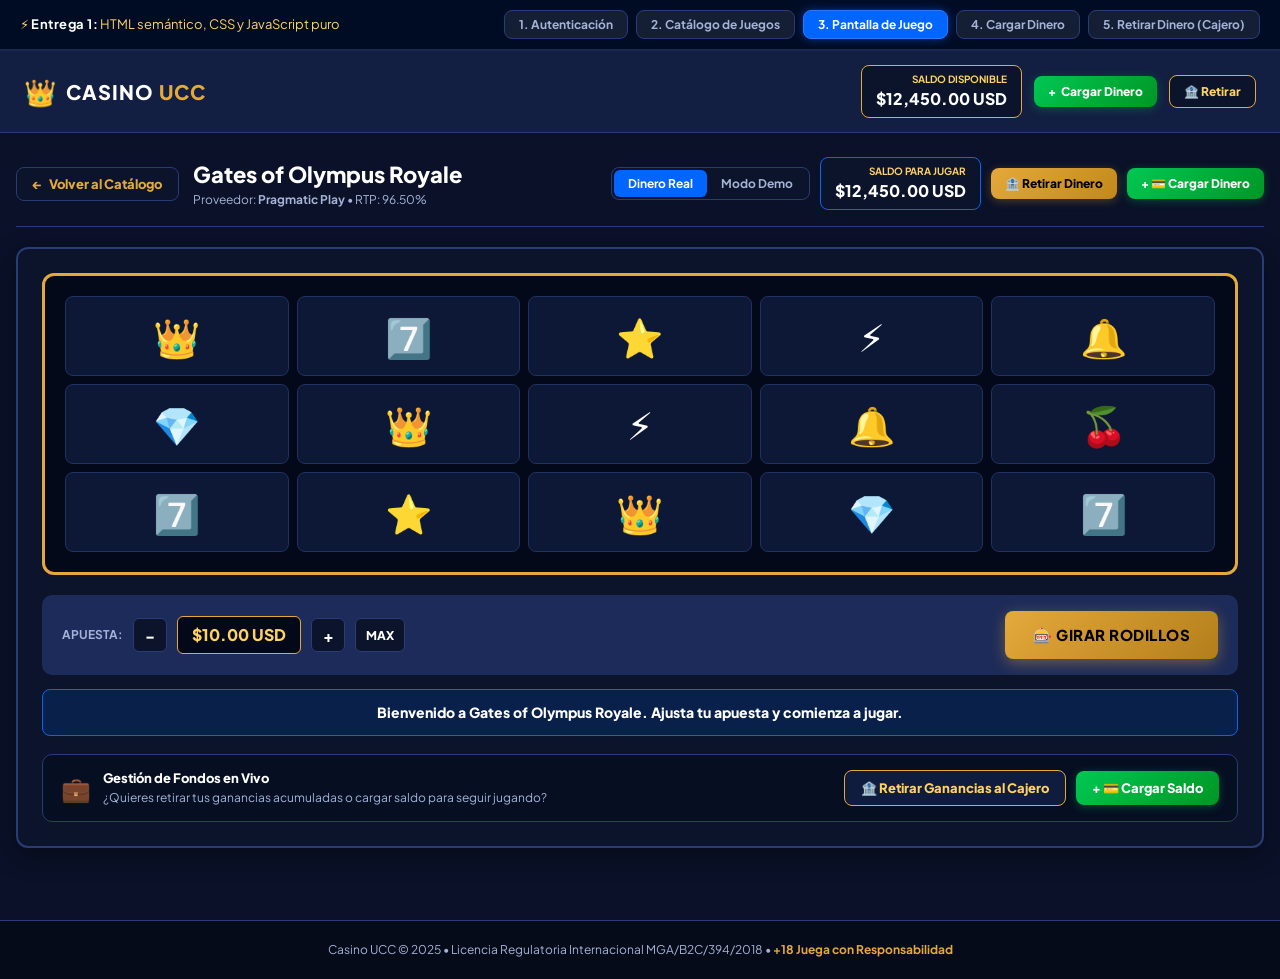
<file: index.html>
<!doctype html>
<html lang="es">
  <head>
    <meta charset="UTF-8" />
    <meta name="viewport" content="width=device-width, initial-scale=1.0" />
    <title>Casino UCC - Entrega 1 (HTML, CSS y JavaScript)</title>
    <meta name="description" content="Plataforma de Casino UCC con autenticación, catálogo de juegos con navegación interactiva al hacer click en el nombre, y simuladores de juego programados en JavaScript." />
    <link rel="preconnect" href="https://fonts.googleapis.com" />
    <link rel="preconnect" href="https://fonts.gstatic.com" crossorigin />
    <link href="https://fonts.googleapis.com/css2?family=Plus+Jakarta+Sans:wght@400;600;700;800;900&display=swap" rel="stylesheet" />
    <link rel="stylesheet" href="./src/style.css" />
  </head>
  <body>
    <!-- BARRA SUPERIOR DE CONTROL: Flujo de Entrega 1 -->
    <header class="barra-control">
      <div class="info-flujo">
        <span>⚡ <strong>Entrega 1:</strong> HTML semántico, CSS y JavaScript puro</span>
      </div>
      <nav class="botones-pantalla">
        <button type="button" class="btn-pantalla activa" data-destino="autenticacion">
          1. Autenticación
        </button>
        <button type="button" class="btn-pantalla" data-destino="catalogo">
          2. Catálogo de Juegos
        </button>
        <button type="button" class="btn-pantalla" data-destino="juego">
          3. Pantalla de Juego
        </button>
        <button type="button" class="btn-pantalla" data-destino="cargar-dinero">
          4. Cargar Dinero
        </button>
        <button type="button" class="btn-pantalla" data-destino="cajero">
          5. Retirar Dinero (Cajero)
        </button>
      </nav>
    </header>

    <!-- HEADER PRINCIPAL CON SALDO GLOBAL Y ACCIONES RÁPIDAS -->
    <header class="header-principal">
      <div class="logo-contenedor" onclick="document.querySelector('[data-destino=catalogo]').click()">
        <span style="font-size: 26px;">👑</span>
        <div class="logo-texto">Casino <span>UCC</span></div>
      </div>
      <div class="header-acciones">
        <div class="caja-saldo">
          <span class="etiqueta-saldo">Saldo Disponible</span>
          <span class="monto-saldo" id="header-saldo">$12,450.00 USD</span>
        </div>
        <button type="button" class="btn-header-accion btn-header-cargar" data-destino="cargar-dinero" title="Cargar saldo en tu cuenta">
          <span>+</span> Cargar Dinero
        </button>
        <button type="button" class="btn-header-accion btn-header-retirar" data-destino="cajero" title="Retirar fondos a tu cuenta">
          🏦 Retirar
        </button>
      </div>
    </header>

    <!-- ================================================================= -->
    <!-- PANTALLA 1: AUTENTICACIÓN (VA PRIMERO SEGÚN EL REQUERIMIENTO)     -->
    <!-- ================================================================= -->
    <section id="pantalla-autenticacion" class="pantalla visible">
      <div class="auth-wrapper">
        <div class="auth-caja">
          <div style="text-align: center; font-size: 36px; margin-bottom: 8px;">🎰</div>
          <h1 class="auth-titulo">Bienvenido a Casino UCC</h1>
          <p class="auth-subtitulo">Autentícate para acceder al catálogo exclusivo de juegos</p>

          <div class="pestañas-auth">
            <button type="button" id="tab-login" class="tab-auth activa">Iniciar Sesión</button>
            <button type="button" id="tab-register" class="tab-auth">Crear Cuenta</button>
          </div>

          <form id="form-autenticacion">
            <div class="grupo-formulario">
              <label for="auth-usuario">Usuario o Correo Electrónico</label>
              <input type="text" id="auth-usuario" value="alejandro_vip" required />
            </div>

            <div class="grupo-formulario">
              <label for="auth-password">Contraseña</label>
              <input type="password" id="auth-password" value="RoyalePass2025" required />
            </div>

            <button type="submit" id="btn-auth-submit" class="btn-principal">
              Ingresar al Casino
            </button>
          </form>

          <div class="auth-nota">
            🔒 <strong>Acceso Seguro:</strong> Al hacer click en "Ingresar al Casino", el sistema valida las credenciales en JavaScript y te redirige automáticamente al <strong>Catálogo de Juegos</strong>.
          </div>
        </div>
      </div>
    </section>

    <!-- ================================================================= -->
    <!-- PANTALLA 2: CATÁLOGO DE JUEGOS (LUEGO DE LA AUTENTICACIÓN)        -->
    <!-- ================================================================= -->
    <section id="pantalla-catalogo" class="pantalla">
      <div class="catalogo-header">
        
        <!-- Banner destacado -->
        <div class="banner-destacado">
          <div>
            <span style="font-size: 11px; text-transform: uppercase; font-weight: 800; color: #ffd166; letter-spacing: 1px;">
              ⭐ Juego Destacado del Mes
            </span>
            <h2>Gates of Olympus Royale</h2>
            <p>Multiplicadores de hasta 500x y premios en cascada. Haz click en el juego para probar el simulador.</p>
          </div>
          <div class="indicador-jackpot">
            <span>Bote Acumulado en Vivo</span>
            <div class="jackpot-numero">$4,136,540.25 USD</div>
          </div>
        </div>

        <!-- Instrucción explícita según el requerimiento -->
        <div class="aviso-click-nombre">
          <span>👆</span>
          <span>
            <strong>Requerimiento cumplido:</strong> Haz click directamente sobre el <strong>nombre de cualquiera de los juegos cargados</strong> para ir a su <strong>Pantalla de Juego</strong> interactiva.
          </span>
        </div>

        <!-- Barra de filtros y buscador -->
        <div class="barra-filtros">
          <div class="filtro-categorias">
            <button type="button" class="btn-categoria activo" data-categoria="todos">Todos los Juegos</button>
            <button type="button" class="btn-categoria" data-categoria="slots">Tragamonedas</button>
            <button type="button" class="btn-categoria" data-categoria="ruleta">Ruleta</button>
            <button type="button" class="btn-categoria" data-categoria="blackjack">Blackjack</button>
            <button type="button" class="btn-categoria" data-categoria="jackpot">Jackpots</button>
          </div>
          <div>
            <input type="text" id="buscador-juegos" class="buscador-input" placeholder="Buscar por nombre de juego..." />
          </div>
        </div>

      </div>

      <!-- Cuadrícula de juegos escrita directamente en HTML semántico puro (sin datos mockeados ni JSON) -->
      <div id="grid-juegos" class="cuadricula-juegos">
        
        <!-- Juego 1: Tragamonedas -->
        <article class="tarjeta-juego" data-id="gates-of-olympus" data-tipo-maquina="slot" data-categoria="slots" data-titulo="Gates of Olympus Royale" data-proveedor="Pragmatic Play" data-rtp="96.50%" data-min="5">
          <img src="https://images.unsplash.com/photo-1518609878373-06d740f60d8b?w=600&auto=format&fit=crop&q=80" alt="Gates of Olympus Royale" loading="lazy" />
          <div class="juego-cuerpo">
            <div>
              <a href="#juego" class="nombre-juego" data-id="gates-of-olympus" title="Hacer click para jugar a Gates of Olympus Royale">
                Gates of Olympus Royale
              </a>
              <div class="juego-detalles">
                <span>Pragmatic Play</span>
                <span class="badge-categoria">Tragamonedas</span>
              </div>
              <div class="juego-detalles">
                <span>RTP: 96.50%</span>
                <span>Min: $5</span>
              </div>
            </div>
            <button type="button" class="btn-jugar-tarjeta" data-id="gates-of-olympus">
              Jugar Ahora
            </button>
          </div>
        </article>

        <!-- Juego 2: Ruleta Europea -->
        <article class="tarjeta-juego" data-id="roulette-royale-live" data-tipo-maquina="ruleta" data-categoria="ruleta" data-titulo="Roulette Royale Live" data-proveedor="Evolution Gaming" data-rtp="97.30%" data-min="10">
          <img src="https://images.unsplash.com/photo-1606167668584-78701c57f13d?w=600&auto=format&fit=crop&q=80" alt="Roulette Royale Live" loading="lazy" />
          <div class="juego-cuerpo">
            <div>
              <a href="#juego" class="nombre-juego" data-id="roulette-royale-live" title="Hacer click para jugar a Roulette Royale Live">
                Roulette Royale Live
              </a>
              <div class="juego-detalles">
                <span>Evolution Gaming</span>
                <span class="badge-categoria">Ruleta</span>
              </div>
              <div class="juego-detalles">
                <span>RTP: 97.30%</span>
                <span>Min: $10</span>
              </div>
            </div>
            <button type="button" class="btn-jugar-tarjeta" data-id="roulette-royale-live">
              Jugar Ahora
            </button>
          </div>
        </article>

        <!-- Juego 3: Blackjack -->
        <article class="tarjeta-juego" data-id="vip-blackjack-diamond" data-tipo-maquina="blackjack" data-categoria="blackjack" data-titulo="VIP Blackjack Diamond" data-proveedor="Royale Studios VIP" data-rtp="99.28%" data-min="25">
          <img src="https://images.unsplash.com/photo-1511193311914-0346f16efe90?w=600&auto=format&fit=crop&q=80" alt="VIP Blackjack Diamond" loading="lazy" />
          <div class="juego-cuerpo">
            <div>
              <a href="#juego" class="nombre-juego" data-id="vip-blackjack-diamond" title="Hacer click para jugar a VIP Blackjack Diamond">
                VIP Blackjack Diamond
              </a>
              <div class="juego-detalles">
                <span>Royale Studios VIP</span>
                <span class="badge-categoria">Blackjack</span>
              </div>
              <div class="juego-detalles">
                <span>RTP: 99.28%</span>
                <span>Min: $25</span>
              </div>
            </div>
            <button type="button" class="btn-jugar-tarjeta" data-id="vip-blackjack-diamond">
              Jugar Ahora
            </button>
          </div>
        </article>

        <!-- Juego 4: Sweet Bonanza 1000 -->
        <article class="tarjeta-juego" data-id="sweet-bonanza-1000" data-tipo-maquina="slot" data-categoria="slots" data-titulo="Sweet Bonanza 1000" data-proveedor="Pragmatic Play" data-rtp="96.53%" data-min="5">
          <img src="https://images.unsplash.com/photo-1596838132731-3301c3fd4317?w=600&auto=format&fit=crop&q=80" alt="Sweet Bonanza 1000" loading="lazy" />
          <div class="juego-cuerpo">
            <div>
              <a href="#juego" class="nombre-juego" data-id="sweet-bonanza-1000" title="Hacer click para jugar a Sweet Bonanza 1000">
                Sweet Bonanza 1000
              </a>
              <div class="juego-detalles">
                <span>Pragmatic Play</span>
                <span class="badge-categoria">Tragamonedas</span>
              </div>
              <div class="juego-detalles">
                <span>RTP: 96.53%</span>
                <span>Min: $5</span>
              </div>
            </div>
            <button type="button" class="btn-jugar-tarjeta" data-id="sweet-bonanza-1000">
              Jugar Ahora
            </button>
          </div>
        </article>

        <!-- Juego 5: Mega Moolah Safari (Jackpot) -->
        <article class="tarjeta-juego" data-id="mega-moolah-safari" data-tipo-maquina="slot" data-categoria="jackpot" data-titulo="Mega Moolah Safari" data-proveedor="Microgaming" data-rtp="94.80%" data-min="10">
          <img src="https://images.unsplash.com/photo-1534447677768-be436bb09401?w=600&auto=format&fit=crop&q=80" alt="Mega Moolah Safari" loading="lazy" />
          <div class="juego-cuerpo">
            <div>
              <a href="#juego" class="nombre-juego" data-id="mega-moolah-safari" title="Hacer click para jugar a Mega Moolah Safari">
                Mega Moolah Safari
              </a>
              <div class="juego-detalles">
                <span>Microgaming</span>
                <span class="badge-categoria">Jackpot</span>
              </div>
              <div class="juego-detalles">
                <span>RTP: 94.80%</span>
                <span>Min: $10</span>
              </div>
            </div>
            <button type="button" class="btn-jugar-tarjeta" data-id="mega-moolah-safari">
              Jugar Ahora
            </button>
          </div>
        </article>

        <!-- Juego 6: Lightning Roulette Deluxe -->
        <article class="tarjeta-juego" data-id="lightning-roulette-deluxe" data-tipo-maquina="ruleta" data-categoria="ruleta" data-titulo="Lightning Roulette Deluxe" data-proveedor="Evolution Gaming" data-rtp="97.10%" data-min="10">
          <img src="https://images.unsplash.com/photo-1518609878373-06d740f60d8b?w=600&auto=format&fit=crop&q=80" alt="Lightning Roulette Deluxe" loading="lazy" />
          <div class="juego-cuerpo">
            <div>
              <a href="#juego" class="nombre-juego" data-id="lightning-roulette-deluxe" title="Hacer click para jugar a Lightning Roulette Deluxe">
                Lightning Roulette Deluxe
              </a>
              <div class="juego-detalles">
                <span>Evolution Gaming</span>
                <span class="badge-categoria">Ruleta</span>
              </div>
              <div class="juego-detalles">
                <span>RTP: 97.10%</span>
                <span>Min: $10</span>
              </div>
            </div>
            <button type="button" class="btn-jugar-tarjeta" data-id="lightning-roulette-deluxe">
              Jugar Ahora
            </button>
          </div>
        </article>

        <!-- Juego 7: Book of Dead Secrets -->
        <article class="tarjeta-juego" data-id="book-of-dead-secrets" data-tipo-maquina="slot" data-categoria="slots" data-titulo="Book of Dead Secrets" data-proveedor="Play'n GO" data-rtp="96.21%" data-min="5">
          <img src="https://images.unsplash.com/photo-1509198397868-475647b2a1e5?w=600&auto=format&fit=crop&q=80" alt="Book of Dead Secrets" loading="lazy" />
          <div class="juego-cuerpo">
            <div>
              <a href="#juego" class="nombre-juego" data-id="book-of-dead-secrets" title="Hacer click para jugar a Book of Dead Secrets">
                Book of Dead Secrets
              </a>
              <div class="juego-detalles">
                <span>Play'n GO</span>
                <span class="badge-categoria">Tragamonedas</span>
              </div>
              <div class="juego-detalles">
                <span>RTP: 96.21%</span>
                <span>Min: $5</span>
              </div>
            </div>
            <button type="button" class="btn-jugar-tarjeta" data-id="book-of-dead-secrets">
              Jugar Ahora
            </button>
          </div>
        </article>

        <!-- Juego 8: Infinite Blackjack Pro -->
        <article class="tarjeta-juego" data-id="infinite-blackjack-pro" data-tipo-maquina="blackjack" data-categoria="blackjack" data-titulo="Infinite Blackjack Pro" data-proveedor="Evolution Gaming" data-rtp="99.47%" data-min="20">
          <img src="https://images.unsplash.com/photo-1511193311914-0346f16efe90?w=600&auto=format&fit=crop&q=80" alt="Infinite Blackjack Pro" loading="lazy" />
          <div class="juego-cuerpo">
            <div>
              <a href="#juego" class="nombre-juego" data-id="infinite-blackjack-pro" title="Hacer click para jugar a Infinite Blackjack Pro">
                Infinite Blackjack Pro
              </a>
              <div class="juego-detalles">
                <span>Evolution Gaming</span>
                <span class="badge-categoria">Blackjack</span>
              </div>
              <div class="juego-detalles">
                <span>RTP: 99.47%</span>
                <span>Min: $20</span>
              </div>
            </div>
            <button type="button" class="btn-jugar-tarjeta" data-id="infinite-blackjack-pro">
              Jugar Ahora
            </button>
          </div>
        </article>

      </div>
    </section>

    <!-- ================================================================= -->
    <!-- PANTALLA 3: PANTALLA DE JUEGO (MÁQUINAS PROGRAMADAS EN JS)         -->
    <!-- ================================================================= -->
    <section id="pantalla-juego" class="pantalla">
      
      <!-- Barra superior de la pantalla de juego -->
      <div class="juego-barra-superior">
        <div style="display: flex; align-items: center; gap: 14px;">
          <button type="button" id="btn-volver-catalogo" class="btn-volver">
            <span>←</span>
            <span>Volver al Catálogo</span>
          </button>
          <div class="juego-info-titulo">
            <h2 id="juego-titulo">Gates of Olympus Royale</h2>
            <p>
              Proveedor: <strong id="juego-proveedor">Pragmatic Play</strong> • 
              <span id="juego-rtp">RTP: 96.50%</span>
            </p>
          </div>
        </div>

        <div class="juego-acciones-financieras">
          <div class="alternador-modo">
            <button type="button" id="btn-modo-real" class="btn-modo activo">Dinero Real</button>
            <button type="button" id="btn-modo-demo" class="btn-modo">Modo Demo</button>
          </div>
          <div class="caja-saldo" style="border-color: #0066ff;">
            <span class="etiqueta-saldo">Saldo para Jugar</span>
            <span class="monto-saldo" id="juego-saldo-display">$12,450.00 USD</span>
          </div>
          <button type="button" id="btn-juego-ir-retirar" class="btn-juego-financiero btn-juego-retirar" title="Retirar tus ganancias directamente al cajero">
            🏦 Retirar Dinero
          </button>
          <button type="button" id="btn-juego-ir-cargar" class="btn-juego-financiero btn-juego-cargar" title="Cargar más saldo a tu cuenta">
            + 💳 Cargar Dinero
          </button>
        </div>
      </div>

      <!-- CONTENEDOR DE LAS MÁQUINAS -->
      <div class="maquina-contenedor">
        
        <!-- MÁQUINA 1: TRAGAMONEDAS (SLOT) -->
        <div id="maquina-slot" style="display: block;">
          <div class="tragamonedas-pantalla">
            <div class="rodillos-grid">
              <!-- 5 Columnas x 3 Filas = 15 casillas con símbolos -->
              <div class="rodillo-columna">
                <div class="simbolo-ranura">👑</div>
                <div class="simbolo-ranura">💎</div>
                <div class="simbolo-ranura">7️⃣</div>
              </div>
              <div class="rodillo-columna">
                <div class="simbolo-ranura">7️⃣</div>
                <div class="simbolo-ranura">👑</div>
                <div class="simbolo-ranura">⭐</div>
              </div>
              <div class="rodillo-columna">
                <div class="simbolo-ranura">⭐</div>
                <div class="simbolo-ranura">⚡</div>
                <div class="simbolo-ranura">👑</div>
              </div>
              <div class="rodillo-columna">
                <div class="simbolo-ranura">⚡</div>
                <div class="simbolo-ranura">🔔</div>
                <div class="simbolo-ranura">💎</div>
              </div>
              <div class="rodillo-columna">
                <div class="simbolo-ranura">🔔</div>
                <div class="simbolo-ranura">🍒</div>
                <div class="simbolo-ranura">7️⃣</div>
              </div>
            </div>
          </div>
        </div>

        <!-- MÁQUINA 2: RULETA -->
        <div id="maquina-ruleta" style="display: none;">
          <div class="ruleta-pantalla">
            <div class="ruleta-cabecera">
              <div>
                <h3 style="font-size: 18px; text-transform: uppercase; color: #ffd166; font-weight: 800;">
                  Ruleta Europea en Directo
                </h3>
                <p style="font-size: 12px; color: #a4b3d6;">
                  Haz click en números individuales (0-36) o combina varias apuestas: Color, Par/Impar, Mitades y Docenas.
                </p>
              </div>
              
              <!-- Historial de números recientes -->
              <div class="ruleta-historial-contenedor">
                <span style="font-size: 11px; color: #a4b3d6; font-weight: 700;">Últimos:</span>
                <div id="ruleta-historial" class="ruleta-historial-bolas">
                  <span class="bola-historial rojo">7</span>
                  <span class="bola-historial negro">20</span>
                  <span class="bola-historial rojo">32</span>
                  <span class="bola-historial verde">0</span>
                </div>
              </div>
            </div>

            <!-- Display central del número resultado -->
            <div class="ruleta-animacion-caja">
              <div id="ruleta-rueda-icono" class="ruleta-disco">🎡</div>
              <div id="ruleta-numero-resultado" class="ruleta-resultado verde">
                0 (VERDE)
              </div>
            </div>

            <!-- Selector de valor de ficha y barra de estado de apuestas -->
            <div class="ruleta-barra-fichas">
              <div class="fichas-selector">
                <span style="font-size: 12px; font-weight: 700; color: #ffd166;">Valor de Ficha:</span>
                <button type="button" class="btn-ficha activa" data-valor="5">$5</button>
                <button type="button" class="btn-ficha" data-valor="10">$10</button>
                <button type="button" class="btn-ficha" data-valor="25">$25</button>
                <button type="button" class="btn-ficha" data-valor="50">$50</button>
                <button type="button" class="btn-ficha" data-valor="100">$100</button>
              </div>

              <div class="ruleta-resumen-apuestas">
                <span id="ruleta-total-apostado-texto">Total en Mesa: <strong>$0.00 USD</strong> (0 apuestas)</span>
                <button type="button" id="btn-ruleta-limpiar" class="btn-accion-secundario" title="Quitar todas las fichas del paño">
                  🧹 Limpiar Mesa
                </button>
                <button type="button" id="btn-ruleta-doblar" class="btn-accion-secundario" title="Doblar el valor de todas las apuestas">
                  ✖2 Doblar
                </button>
              </div>
            </div>

            <!-- PAÑO DE APUESTAS DE LA RULETA (TABLE FELT) -->
            <div class="ruleta-pano-scroll">
              <div class="ruleta-tablero" id="ruleta-tablero">
                <!-- Casilla del 0 -->
                <button type="button" class="ruleta-casilla cero verde" data-tipo="numero" data-valor="0" id="casilla-num-0">
                  <span class="numero-label">0</span>
                  <span class="ficha-badge" id="ficha-num-0"></span>
                </button>

                <!-- Cuadrícula 1 a 36 -->
                <div class="ruleta-grid-numeros" id="ruleta-grid-numeros">
                  <!-- Generado dinámicamente con JavaScript (Fila 3, Fila 2, Fila 1) -->
                </div>

                <!-- Columnas (2 to 1) a la derecha -->
                <div class="ruleta-col-apuestas">
                  <button type="button" class="ruleta-casilla col-apuesta" data-tipo="columna" data-valor="3" id="casilla-col-3">
                    2:1
                    <span class="ficha-badge" id="ficha-col-3"></span>
                  </button>
                  <button type="button" class="ruleta-casilla col-apuesta" data-tipo="columna" data-valor="2" id="casilla-col-2">
                    2:1
                    <span class="ficha-badge" id="ficha-col-2"></span>
                  </button>
                  <button type="button" class="ruleta-casilla col-apuesta" data-tipo="columna" data-valor="1" id="casilla-col-1">
                    2:1
                    <span class="ficha-badge" id="ficha-col-1"></span>
                  </button>
                </div>

                <!-- Fila de Docenas (1st 12, 2nd 12, 3rd 12) -->
                <div class="ruleta-fila-docenas">
                  <button type="button" class="ruleta-casilla docena" data-tipo="docena" data-valor="1" id="casilla-doc-1">
                    1ª Docena (1 - 12) • Paga 3:1
                    <span class="ficha-badge" id="ficha-doc-1"></span>
                  </button>
                  <button type="button" class="ruleta-casilla docena" data-tipo="docena" data-valor="2" id="casilla-doc-2">
                    2ª Docena (13 - 24) • Paga 3:1
                    <span class="ficha-badge" id="ficha-doc-2"></span>
                  </button>
                  <button type="button" class="ruleta-casilla docena" data-tipo="docena" data-valor="3" id="casilla-doc-3">
                    3ª Docena (25 - 36) • Paga 3:1
                    <span class="ficha-badge" id="ficha-doc-3"></span>
                  </button>
                </div>

                <!-- Fila de Apuestas Simples (1-18, PAR, ROJO, NEGRO, IMPAR, 19-36) -->
                <div class="ruleta-fila-exteriores">
                  <button type="button" class="ruleta-casilla exterior" data-tipo="mitad" data-valor="1" id="casilla-mitad-1">
                    1 a 18 (2:1)
                    <span class="ficha-badge" id="ficha-mitad-1"></span>
                  </button>
                  <button type="button" class="ruleta-casilla exterior par" data-tipo="paridad" data-valor="par" id="casilla-par">
                    PAR (2:1)
                    <span class="ficha-badge" id="ficha-par"></span>
                  </button>
                  <button type="button" class="ruleta-casilla exterior rojo" data-tipo="color" data-valor="rojo" id="casilla-rojo">
                    ROJO (2:1)
                    <span class="ficha-badge" id="ficha-rojo"></span>
                  </button>
                  <button type="button" class="ruleta-casilla exterior negro" data-tipo="color" data-valor="negro" id="casilla-negro">
                    NEGRO (2:1)
                    <span class="ficha-badge" id="ficha-negro"></span>
                  </button>
                  <button type="button" class="ruleta-casilla exterior impar" data-tipo="paridad" data-valor="impar" id="casilla-impar">
                    IMPAR (2:1)
                    <span class="ficha-badge" id="ficha-impar"></span>
                  </button>
                  <button type="button" class="ruleta-casilla exterior" data-tipo="mitad" data-valor="2" id="casilla-mitad-2">
                    19 a 36 (2:1)
                    <span class="ficha-badge" id="ficha-mitad-2"></span>
                  </button>
                </div>
              </div>
            </div>

            <!-- Desglose de apuestas colocadas -->
            <div class="ruleta-lista-apuestas-contenedor">
              <span style="font-size: 11px; text-transform: uppercase; color: #a4b3d6; font-weight: 700;">Apuestas Activas en esta Ronda:</span>
              <div id="ruleta-chips-activas" class="ruleta-chips-activas">
                <span style="color: #6c7d9e; font-size: 12px; font-style: italic;">Ninguna ficha en la mesa. Haz click en cualquier número o casilla para apostar.</span>
              </div>
            </div>

          </div>
        </div>

        <!-- MÁQUINA 3: BLACKJACK -->
        <div id="maquina-blackjack" style="display: none;">
          <div class="blackjack-pantalla">
            <!-- Mano del crupier -->
            <div class="zona-cartas">
              <span style="font-size: 12px; font-weight: 800; color: #ffd166; text-transform: uppercase;">
                Mano del Crupier (<span id="blackjack-puntos-crupier">Puntos: 0</span>)
              </span>
              <div id="blackjack-cartas-crupier" class="fila-cartas">
                <div class="carta-oculta">🔒</div>
                <div class="carta-oculta">🔒</div>
              </div>
            </div>

            <!-- Mano del jugador -->
            <div class="zona-cartas" style="margin-top: 20px;">
              <span style="font-size: 12px; font-weight: 800; color: #ffffff; text-transform: uppercase;">
                Tus Cartas (<span id="blackjack-puntos-jugador">Puntos: 0</span>)
              </span>
              <div id="blackjack-cartas-jugador" class="fila-cartas">
                <div class="carta-item"><span>A</span><span style="font-size:24px; align-self:center;">♠</span><span style="align-self:flex-end;">A</span></div>
                <div class="carta-item"><span>K</span><span style="font-size:24px; align-self:center;">♠</span><span style="align-self:flex-end;">K</span></div>
              </div>
            </div>
          </div>
        </div>

        <!-- CONTROLES DE APUESTA Y ACCIÓN -->
        <div class="controles-juego">
          <div class="selector-apuesta">
            <span>Apuesta:</span>
            <button type="button" id="btn-apuesta-menos" class="btn-ajuste-apuesta">-</button>
            <div id="juego-apuesta-display" class="caja-monto-apuesta">$10.00 USD</div>
            <button type="button" id="btn-apuesta-mas" class="btn-ajuste-apuesta">+</button>
            <button type="button" id="btn-apuesta-max" class="btn-ajuste-apuesta" style="width: auto; padding: 0 10px; font-size: 12px;">MAX</button>
          </div>

          <!-- Botones según máquina activa -->
          <div style="display: flex; gap: 10px; flex-wrap: wrap;">
            <button type="button" id="btn-girar-slot" class="btn-accion-maquina">
              🎰 Girar Rodillos
            </button>
            <button type="button" id="btn-girar-ruleta" class="btn-accion-maquina" style="display: none;">
              🎡 Girar Ruleta
            </button>
            <button type="button" id="btn-bj-repartir" class="btn-accion-maquina" style="display: none;">
              🃏 Repartir Mano
            </button>
            <button type="button" id="btn-bj-pedir" class="btn-pantalla" style="display: none; background: #0066ff; color: #fff; font-size: 13px;" disabled>
              + Pedir Carta
            </button>
            <button type="button" id="btn-bj-plantarse" class="btn-pantalla" style="display: none; background: #e5a93b; color: #000; font-size: 13px;" disabled>
              ✋ Plantarse
            </button>
          </div>
        </div>

        <!-- Cartel de Resultado / Ganancia -->
        <div id="mensaje-resultado-juego" class="mensaje-resultado">
          Selecciona tu apuesta y presiona el botón para jugar.
        </div>

        <!-- Barra de atajos financieros directos dentro del juego -->
        <div class="barra-finanzas-juego">
          <div class="finanzas-juego-info">
            <span style="font-size: 24px;">💼</span>
            <div>
              <div style="font-size: 13px; font-weight: 800; color: #fff;">Gestión de Fondos en Vivo</div>
              <div style="font-size: 12px; color: #a4b3d6;">¿Quieres retirar tus ganancias acumuladas o cargar saldo para seguir jugando?</div>
            </div>
          </div>
          <div class="finanzas-juego-botones">
            <button type="button" class="btn-finanza-accion btn-finanza-retirar" id="btn-juego-inferior-retirar">
              🏦 Retirar Ganancias al Cajero
            </button>
            <button type="button" class="btn-finanza-accion btn-finanza-cargar" id="btn-juego-inferior-cargar">
              + 💳 Cargar Saldo
            </button>
          </div>
        </div>

      </div>

    </section>

    <!-- ================================================================= -->
    <!-- PANTALLA 4: CARGAR DINERO (DEPÓSITO INMEDIATO DE SALDO)           -->
    <!-- ================================================================= -->
    <section id="pantalla-cargar-dinero" class="pantalla">
      <div class="cajero-encabezado">
        <div>
          <h2 style="font-size: 24px; font-weight: 800; color: #fff;">Cargar Dinero en Cuenta</h2>
          <p style="font-size: 13px; color: #a4b3d6;">Depósitos instantáneos y 100% seguros sin comisiones adicionales.</p>
        </div>
        <div class="cajero-banner-switch">
          <span>¿Prefieres retirar tus fondos?</span>
          <button type="button" class="btn-switch-cajero" id="btn-switch-a-retiros">
            🏦 Ir a Retirar Dinero
          </button>
        </div>
      </div>

      <div class="cajero-grid">
        <!-- Formulario de Carga de Dinero -->
        <div class="tarjeta-cajero">
          <h3>Depósito Inmediato</h3>
          
          <div class="cajero-resumen-saldos">
            <div>
              <div style="font-size: 11px; color: #a4b3d6; text-transform: uppercase; font-weight: 700;">Saldo Actual Disponible:</div>
              <div id="cargar-saldo-display" style="font-size: 22px; font-weight: 800; color: #ffd166;">$12,450.00 USD</div>
            </div>
            <div>
              <div style="font-size: 11px; color: #a4b3d6; text-transform: uppercase; font-weight: 700;">Estado de Cuenta:</div>
              <div style="font-size: 13px; font-weight: 800; color: #69f0ae;">✓ Verificada VIP</div>
            </div>
          </div>

          <form id="form-cargar-dinero">
            <!-- Selector de Método de Pago -->
            <div class="grupo-formulario">
              <label for="cargar-metodo">Método de Pago</label>
              <select id="cargar-metodo" class="select-cajero">
                <option value="Tarjeta de Débito / Crédito (Visa / Mastercard)">💳 Tarjeta Débito / Crédito (Visa, Mastercard, Cabal)</option>
                <option value="Transferencia Bancaria Inmediata (CBU / CVU)">🏦 Transferencia Inmediata (CBU / CVU / Alias)</option>
                <option value="Mercado Pago (QR / Saldo)">📱 Mercado Pago (Transferencia / QR)</option>
                <option value="Binance Pay / USDT (Tether TRC-20)">⚡ Cripto USDT Tether (TRC-20 / Binance Pay)</option>
                <option value="Bitcoin (BTC) / Ethereum (ETH)">🪙 Criptomonedas (BTC / ETH)</option>
              </select>
            </div>

            <!-- Botones de Montos Rápidos -->
            <div class="grupo-formulario">
              <label>Selecciona un Monto Rápido</label>
              <div class="montos-rapidos-grid">
                <button type="button" class="btn-monto-rapido" data-monto="25">+$25</button>
                <button type="button" class="btn-monto-rapido" data-monto="50">+$50</button>
                <button type="button" class="btn-monto-rapido activa" data-monto="100">+$100</button>
                <button type="button" class="btn-monto-rapido" data-monto="250">+$250</button>
                <button type="button" class="btn-monto-rapido" data-monto="500">+$500</button>
                <button type="button" class="btn-monto-rapido" data-monto="1000">+$1,000</button>
              </div>
            </div>

            <!-- Input Monto -->
            <div class="grupo-formulario">
              <label for="cargar-monto">Monto a Cargar (USD)</label>
              <input type="number" id="cargar-monto" min="10" max="50000" step="5" value="100" required />
              <span style="font-size: 11px; color: #a4b3d6; margin-top: 4px; display: block;">Mínimo $10 USD • Acreditación en 1 segundo</span>
            </div>

            <!-- Promociones y Bonos -->
            <div class="grupo-formulario">
              <label for="cargar-bono">Bono Promocional Opcional</label>
              <select id="cargar-bono" class="select-cajero">
                <option value="bono-100">🎁 Bono Bienvenida Casino (+100% adicional)</option>
                <option value="bono-25">💎 Bono VIP Recarga (+25% saldo limpio)</option>
                <option value="ninguno">Sin Bono (Solo acreditar mi monto ingresado)</option>
              </select>
            </div>

            <button type="submit" class="btn-principal" id="btn-submit-cargar" style="background: linear-gradient(135deg, #00c853, #009624);">
              💳 Confirmar Carga de Dinero
            </button>
          </form>

          <!-- Cartel de resultado de la carga -->
          <div id="mensaje-cargar-dinero" class="mensaje-resultado" style="display: none; margin-top: 14px;"></div>

          <!-- Acciones directas post-carga -->
          <div id="acciones-post-carga" class="acciones-post-carga" style="display: none;">
            <button type="button" class="btn-accion-post" id="btn-post-ir-juego">
              🎰 Volver a Jugar
            </button>
            <button type="button" class="btn-accion-post" id="btn-post-ir-catalogo">
              📋 Catálogo de Juegos
            </button>
            <button type="button" class="btn-accion-post" id="btn-post-ir-retiros">
              🏦 Ir a Retiros
            </button>
          </div>
        </div>

        <!-- Tarjeta de Historial de Cargas y Garantías -->
        <div class="tarjeta-cajero">
          <h3>Historial de Cargas Realizadas</h3>
          <table class="tabla-historial">
            <thead>
              <tr>
                <th>ID</th>
                <th>Monto</th>
                <th>Método</th>
                <th>Estado</th>
                <th>Fecha</th>
              </tr>
            </thead>
            <tbody id="cuerpo-historial-cargas">
              <tr>
                <td>DEP-9412</td>
                <td>$250.00 USD</td>
                <td>Mercado Pago</td>
                <td><span style="color: #69f0ae; font-weight: 700;">Acreditado</span></td>
                <td>Ayer 15:10</td>
              </tr>
              <tr>
                <td>DEP-8830</td>
                <td>$500.00 USD</td>
                <td>Transferencia CBU</td>
                <td><span style="color: #69f0ae; font-weight: 700;">Acreditado</span></td>
                <td>10/09/2025</td>
              </tr>
              <tr>
                <td>DEP-7105</td>
                <td>$100.00 USD</td>
                <td>Tarjeta Débito</td>
                <td><span style="color: #69f0ae; font-weight: 700;">Acreditado</span></td>
                <td>05/09/2025</td>
              </tr>
            </tbody>
          </table>

          <div class="caja-garantias-cajero" style="margin-top: 24px;">
            <div style="font-size: 13px; font-weight: 800; color: #ffd166; margin-bottom: 8px;">🛡️ Garantía Casino UCC</div>
            <ul style="font-size: 12px; color: #a4b3d6; list-style-position: inside; display: flex; flex-direction: column; gap: 6px;">
              <li>Fondos custodiados en cuentas bancarias segregadas.</li>
              <li>Sin comisiones ocultas ni costos de procesamiento.</li>
              <li>Soporte VIP disponible las 24 horas del día.</li>
            </ul>
          </div>
        </div>
      </div>
    </section>

    <!-- ================================================================= -->
    <!-- PANTALLA 5: CAJERO SEGURO (SOLICITUD DE RETIRO DE SALDO)          -->
    <!-- ================================================================= -->
    <section id="pantalla-cajero" class="pantalla">
      <div class="cajero-encabezado">
        <div>
          <h2 style="font-size: 24px; font-weight: 800; color: #fff;">Cajero Financiero Seguro</h2>
          <p style="font-size: 13px; color: #a4b3d6;">Gestiona tus retiros auditados con acreditación inmediata.</p>
        </div>
        <div class="cajero-banner-switch">
          <span>¿Necesitas recargar fondos?</span>
          <button type="button" class="btn-switch-cajero" id="btn-switch-a-cargar">
            💳 Ir a Cargar Dinero
          </button>
        </div>
      </div>

      <div class="cajero-grid">
        <!-- Formulario de retiro -->
        <div class="tarjeta-cajero">
          <h3>Solicitar Retiro de Fondos</h3>
          <div style="margin-bottom: 16px; background: #0e1730; padding: 12px; border-radius: 8px;">
            <div style="font-size: 12px; color: #a4b3d6;">Saldo Retirable Disponible:</div>
            <div id="cajero-saldo-retirable" style="font-size: 22px; font-weight: 800; color: #ffd166;">$11,800.00 USD</div>
          </div>

          <form id="form-retiro">
            <div class="grupo-formulario">
              <label for="retiro-cuenta">Cuenta de Destino</label>
              <select id="retiro-cuenta" style="width: 100%; padding: 12px; border-radius: 8px; background: #0e1730; border: 1px solid #2a3c75; color: #fff; font-size: 14px; outline: none;">
                <option value="Santander Río (ARS / USD)">Santander Río •••• 4821 (Caja Ahorro USD)</option>
                <option value="Binance Pay (USDT TRC-20)">Binance Pay •••• 9102 (USDT Tether)</option>
                <option value="Mercado Pago (Transferencia)">Mercado Pago •••• 5530 (CVU Inmediato)</option>
              </select>
            </div>

            <div class="grupo-formulario">
              <label for="retiro-monto">Monto a Retirar (USD)</label>
              <input type="number" id="retiro-monto" min="10" max="10000" step="10" value="500" required />
            </div>

            <button type="submit" class="btn-principal">
              Confirmar Retiro Inmediato
            </button>
          </form>

          <div id="mensaje-cajero" style="margin-top: 12px; font-size: 13px; font-weight: 700;"></div>
        </div>

        <!-- Historial de transacciones -->
        <div class="tarjeta-cajero">
          <h3>Historial de Retiros Recientes</h3>
          <table class="tabla-historial">
            <thead>
              <tr>
                <th>ID</th>
                <th>Monto</th>
                <th>Destino</th>
                <th>Estado</th>
                <th>Fecha</th>
              </tr>
            </thead>
            <tbody id="cuerpo-historial-retiros">
              <tr>
                <td>REQ-4912</td>
                <td>$850.00 USD</td>
                <td>Santander Río</td>
                <td><span style="color: #69f0ae; font-weight: 700;">Completado</span></td>
                <td>Ayer 18:30</td>
              </tr>
              <tr>
                <td>REQ-3820</td>
                <td>$1,200.00 USD</td>
                <td>Binance Pay (USDT)</td>
                <td><span style="color: #69f0ae; font-weight: 700;">Completado</span></td>
                <td>08/09/2025</td>
              </tr>
            </tbody>
          </table>
        </div>
      </div>
    </section>

    <!-- FOOTER -->
    <footer class="footer-principal">
      <p>Casino UCC &copy; 2025 • Licencia Regulatoria Internacional MGA/B2C/394/2018 • <strong>+18 Juega con Responsabilidad</strong></p>
    </footer>

    <!-- SCRIPT DE PROGRAMACIÓN DE MÁQUINAS Y VARIABLES -->
    <script type="module" src="./src/main.js"></script>
  </body>
</html>
</file>
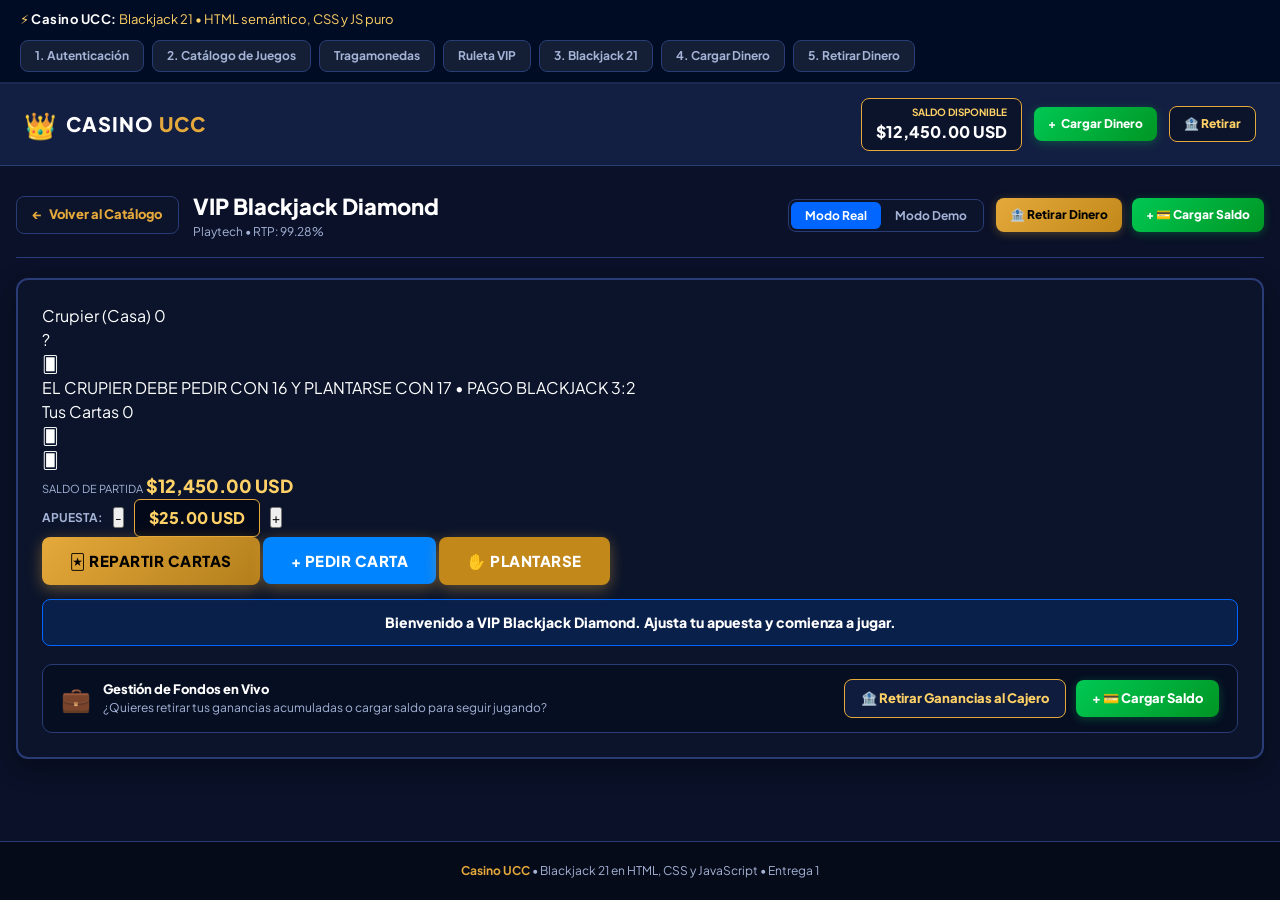
<file: blackjack.html>
<!doctype html>
<html lang="es">
  <head>
    <meta charset="UTF-8" />
    <meta name="viewport" content="width=device-width, initial-scale=1.0" />
    <title>VIP Blackjack Diamond 21 - Casino UCC</title>
    <meta name="description" content="Mesa de Blackjack 21 interactiva con simulación de cartas y conteo en Casino UCC." />
    <link rel="preconnect" href="https://fonts.googleapis.com" />
    <link rel="preconnect" href="https://fonts.gstatic.com" crossorigin />
    <link href="https://fonts.googleapis.com/css2?family=Plus+Jakarta+Sans:wght@400;600;700;800;900&display=swap" rel="stylesheet" />
    <link rel="stylesheet" href="./src/style.css" />
  </head>
  <body data-pagina="blackjack" data-juego-tipo="blackjack" data-juego-id="vip-blackjack-diamond">
    <!-- BARRA SUPERIOR DE NAVEGACIÓN ENTRE HTMLs -->
    <header class="barra-control">
      <div class="info-flujo">
        <span>⚡ <strong>Casino UCC:</strong> Blackjack 21 &bull; HTML semántico, CSS y JS puro</span>
      </div>
      <nav class="botones-pantalla">
        <a href="index.html" class="btn-pantalla">1. Autenticación</a>
        <a href="catalogo.html" class="btn-pantalla">2. Catálogo de Juegos</a>
        <a href="tragamonedas.html" class="btn-pantalla">Tragamonedas</a>
        <a href="ruleta.html" class="btn-pantalla">Ruleta VIP</a>
        <a href="blackjack.html" class="btn-pantalla activa">3. Blackjack 21</a>
        <a href="carga.html" class="btn-pantalla">4. Cargar Dinero</a>
        <a href="retiro.html" class="btn-pantalla">5. Retirar Dinero</a>
      </nav>
    </header>

    <!-- HEADER PRINCIPAL CON SALDO GLOBAL Y ACCIONES RÁPIDAS -->
    <header class="header-principal">
      <a href="catalogo.html" class="logo-contenedor">
        <span style="font-size: 26px;">👑</span>
        <div class="logo-texto">Casino <span>UCC</span></div>
      </a>
      <div class="header-acciones">
        <div class="caja-saldo">
          <span class="etiqueta-saldo">Saldo Disponible</span>
          <span class="monto-saldo" id="header-saldo">$12,450.00 USD</span>
        </div>
        <a href="carga.html" class="btn-header-accion btn-header-cargar" title="Cargar saldo en tu cuenta">
          <span>+</span> Cargar Dinero
        </a>
        <a href="retiro.html" class="btn-header-accion btn-header-retirar" title="Retirar fondos al cajero">
          🏦 Retirar
        </a>
      </div>
    </header>

    <!-- ================================================================= -->
    <!-- PÁGINA: VIP BLACKJACK DIAMOND                                    -->
    <!-- ================================================================= -->
    <main id="pantalla-juego" class="pantalla visible" style="display: block;">
      
      <div class="juego-barra-superior">
        <div style="display: flex; align-items: center; gap: 14px;">
          <a href="catalogo.html" class="btn-volver">
            <span>&larr;</span> Volver al Catálogo
          </a>
          <div class="juego-info-titulo">
            <h1 id="juego-titulo" style="font-size: 22px; font-weight: 800; color: #fff; margin: 0;">VIP Blackjack Diamond</h1>
            <p><span id="juego-proveedor">Playtech</span> &bull; <span id="juego-rtp">RTP: 99.28%</span></p>
          </div>
        </div>

        <div style="display: flex; align-items: center; gap: 12px; flex-wrap: wrap;">
          <div class="alternador-modo">
            <button type="button" id="btn-modo-real" class="btn-modo activo">Modo Real</button>
            <button type="button" id="btn-modo-demo" class="btn-modo">Modo Demo</button>
          </div>

          <div class="juego-acciones-financieras">
            <a href="retiro.html" class="btn-juego-financiero btn-juego-retirar" title="Ir al Cajero para retirar tus ganancias">
              🏦 Retirar Dinero
            </a>
            <a href="carga.html" class="btn-juego-financiero btn-juego-cargar" title="Ir a Cargar saldo a tu cuenta">
              + 💳 Cargar Saldo
            </a>
          </div>
        </div>
      </div>

      <!-- Mesa de Blackjack -->
      <div class="maquina-contenedor">
        <div id="maquina-blackjack" class="maquina-subpantalla" style="display: block;">
          <div class="blackjack-mesa">
            <!-- Zona del Crupier -->
            <div class="zona-crupier">
              <div class="bj-etiqueta-rol">Crupier (Casa) <span id="bj-puntos-crupier" class="bj-puntos-badge">0</span></div>
              <div class="bj-cartas-contenedor" id="bj-cartas-crupier">
                <div class="carta-bj carta-reverso">?</div>
                <div class="carta-bj">🂠</div>
              </div>
            </div>

            <!-- Divisoria de Mesa -->
            <div class="bj-linea-paño">
              <span>EL CRUPIER DEBE PEDIR CON 16 Y PLANTARSE CON 17 &bull; PAGO BLACKJACK 3:2</span>
            </div>

            <!-- Zona del Jugador -->
            <div class="zona-jugador">
              <div class="bj-etiqueta-rol">Tus Cartas <span id="bj-puntos-jugador" class="bj-puntos-badge">0</span></div>
              <div class="bj-cartas-contenedor" id="bj-cartas-jugador">
                <div class="carta-bj">🂠</div>
                <div class="carta-bj">🂠</div>
              </div>
            </div>
          </div>
        </div>

        <!-- Panel de Control y Apuestas -->
        <div class="controles-maquina">
          <div class="caja-saldo-juego">
            <span style="font-size: 11px; color: #a4b3d6; text-transform: uppercase;">Saldo de Partida</span>
            <span id="juego-saldo-display" style="font-size: 18px; font-weight: 800; color: #ffd166;">$12,450.00 USD</span>
          </div>

          <div class="selector-apuesta">
            <span style="font-size: 12px; color: #a4b3d6; font-weight: 700;">Apuesta:</span>
            <button type="button" class="btn-apuesta-ajuste" id="btn-menos-apuesta">-</button>
            <div class="caja-monto-apuesta" id="juego-apuesta-display">$25.00 USD</div>
            <button type="button" class="btn-apuesta-ajuste" id="btn-mas-apuesta">+</button>
          </div>

          <div class="acciones-juego-botones">
            <button type="button" class="btn-accion-maquina" id="btn-bj-repartir" style="display: inline-block;">
              🃏 Repartir Cartas
            </button>
            <button type="button" class="btn-accion-maquina" id="btn-bj-pedir" style="display: inline-block; background: #0084ff; color: #fff;">
              + Pedir Carta
            </button>
            <button type="button" class="btn-accion-maquina" id="btn-bj-plantarse" style="display: inline-block; background: #c2881a; color: #fff;">
              ✋ Plantarse
            </button>
          </div>
        </div>

        <div id="mensaje-resultado-juego" class="mensaje-resultado">
          Presiona Repartir Cartas para comenzar tu mano de Blackjack.
        </div>

        <div class="barra-finanzas-juego">
          <div class="finanzas-juego-info">
            <span style="font-size: 24px;">💼</span>
            <div>
              <div style="font-size: 13px; font-weight: 800; color: #fff;">Gestión de Fondos en Vivo</div>
              <div style="font-size: 12px; color: #a4b3d6;">¿Quieres retirar tus ganancias acumuladas o cargar saldo para seguir jugando?</div>
            </div>
          </div>
          <div class="finanzas-juego-botones">
            <a href="retiro.html" class="btn-finanza-accion btn-finanza-retirar">
              🏦 Retirar Ganancias al Cajero
            </a>
            <a href="carga.html" class="btn-finanza-accion btn-finanza-cargar">
              + 💳 Cargar Saldo
            </a>
          </div>
        </div>

      </div>
    </main>

    <footer class="footer-principal">
      <p><strong>Casino UCC</strong> &bull; Blackjack 21 en HTML, CSS y JavaScript &bull; Entrega 1</p>
    </footer>

    <script type="module" src="./src/main.js"></script>
  </body>
</html>
</file>
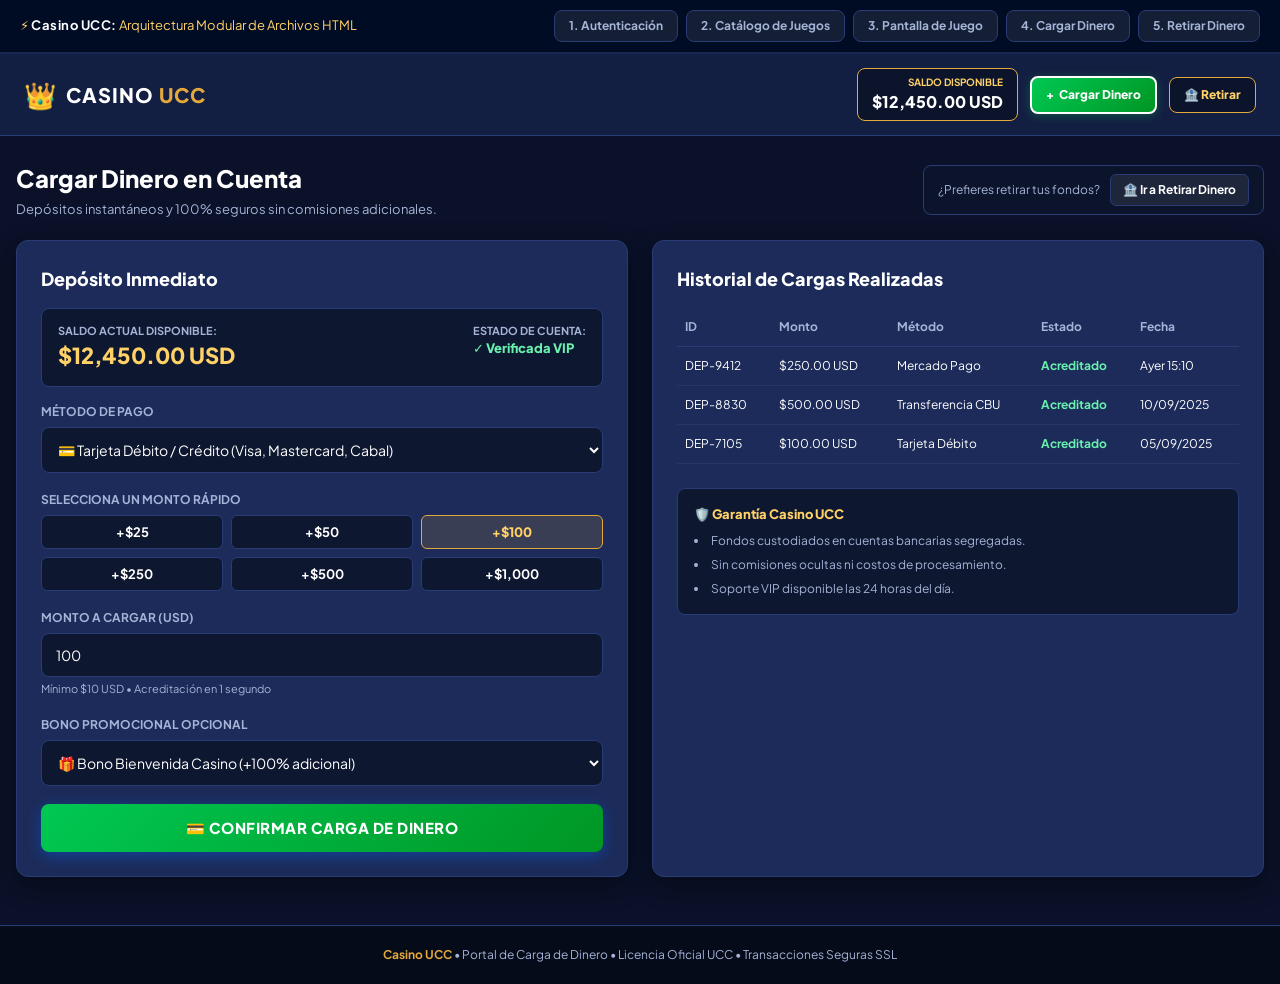
<file: carga.html>
<!doctype html>
<html lang="es">
  <head>
    <meta charset="UTF-8" />
    <meta name="viewport" content="width=device-width, initial-scale=1.0" />
    <title>Cargar Dinero - Casino UCC</title>
    <meta name="description" content="Pantalla de carga y depósito inmediato de fondos en Casino UCC con múltiples métodos de pago." />
    <link rel="preconnect" href="https://fonts.googleapis.com" />
    <link rel="preconnect" href="https://fonts.gstatic.com" crossorigin />
    <link href="https://fonts.googleapis.com/css2?family=Plus+Jakarta+Sans:wght@400;600;700;800;900&display=swap" rel="stylesheet" />
    <link rel="stylesheet" href="./src/style.css" />
  </head>
  <body>
    <!-- BARRA SUPERIOR DE NAVEGACIÓN ENTRE HTMLs -->
    <header class="barra-control">
      <div class="info-flujo">
        <span>⚡ <strong>Casino UCC:</strong> Arquitectura Modular de Archivos HTML</span>
      </div>
      <nav class="botones-pantalla">
        <a href="index.html" class="btn-pantalla">1. Autenticación</a>
        <a href="catalogo.html" class="btn-pantalla">2. Catálogo de Juegos</a>
        <a href="juego.html" class="btn-pantalla">3. Pantalla de Juego</a>
        <a href="carga.html" class="btn-pantalla activa">4. Cargar Dinero</a>
        <a href="retiro.html" class="btn-pantalla">5. Retirar Dinero</a>
      </nav>
    </header>

    <!-- HEADER PRINCIPAL CON SALDO GLOBAL Y ACCIONES RÁPIDAS -->
    <header class="header-principal">
      <a href="catalogo.html" class="logo-contenedor">
        <span style="font-size: 26px;">👑</span>
        <div class="logo-texto">Casino <span>UCC</span></div>
      </a>
      <div class="header-acciones">
        <div class="caja-saldo">
          <span class="etiqueta-saldo">Saldo Disponible</span>
          <span class="monto-saldo" id="header-saldo">$12,450.00 USD</span>
        </div>
        <a href="carga.html" class="btn-header-accion btn-header-cargar" style="border: 2px solid #fff;" title="Cargar saldo en tu cuenta">
          <span>+</span> Cargar Dinero
        </a>
        <a href="retiro.html" class="btn-header-accion btn-header-retirar" title="Retirar fondos a tu cuenta">
          🏦 Retirar
        </a>
      </div>
    </header>

    <!-- ================================================================= -->
    <!-- PÁGINA: CARGAR DINERO (DEPÓSITO INMEDIATO)                        -->
    <!-- ================================================================= -->
    <main class="pantalla visible" style="display: block;">
      <div class="cajero-encabezado">
        <div>
          <h1 style="font-size: 24px; font-weight: 800; color: #fff; margin-bottom: 4px;">Cargar Dinero en Cuenta</h1>
          <p style="font-size: 13px; color: #a4b3d6;">Depósitos instantáneos y 100% seguros sin comisiones adicionales.</p>
        </div>
        <div class="cajero-banner-switch">
          <span>¿Prefieres retirar tus fondos?</span>
          <a href="retiro.html" class="btn-switch-cajero" id="btn-switch-a-retiros">
            🏦 Ir a Retirar Dinero
          </a>
        </div>
      </div>

      <div class="cajero-grid">
        <!-- Formulario de Carga de Dinero -->
        <div class="tarjeta-cajero">
          <h3>Depósito Inmediato</h3>
          
          <div class="cajero-resumen-saldos">
            <div>
              <div style="font-size: 11px; color: #a4b3d6; text-transform: uppercase; font-weight: 700;">Saldo Actual Disponible:</div>
              <div id="cargar-saldo-display" style="font-size: 22px; font-weight: 800; color: #ffd166;">$12,450.00 USD</div>
            </div>
            <div>
              <div style="font-size: 11px; color: #a4b3d6; text-transform: uppercase; font-weight: 700;">Estado de Cuenta:</div>
              <div style="font-size: 13px; font-weight: 800; color: #69f0ae;">✓ Verificada VIP</div>
            </div>
          </div>

          <form id="form-cargar-dinero">
            <!-- Selector de Método de Pago -->
            <div class="grupo-formulario">
              <label for="cargar-metodo">Método de Pago</label>
              <select id="cargar-metodo" class="select-cajero">
                <option value="Tarjeta de Débito / Crédito (Visa / Mastercard)">💳 Tarjeta Débito / Crédito (Visa, Mastercard, Cabal)</option>
                <option value="Transferencia Bancaria Inmediata (CBU / CVU)">🏦 Transferencia Inmediata (CBU / CVU / Alias)</option>
                <option value="Mercado Pago (QR / Saldo)">📱 Mercado Pago (Transferencia / QR)</option>
                <option value="Binance Pay / USDT (Tether TRC-20)">⚡ Cripto USDT Tether (TRC-20 / Binance Pay)</option>
                <option value="Bitcoin (BTC) / Ethereum (ETH)">🪙 Criptomonedas (BTC / ETH)</option>
              </select>
            </div>

            <!-- Botones de Montos Rápidos -->
            <div class="grupo-formulario">
              <label>Selecciona un Monto Rápido</label>
              <div class="montos-rapidos-grid">
                <button type="button" class="btn-monto-rapido" data-monto="25">+$25</button>
                <button type="button" class="btn-monto-rapido" data-monto="50">+$50</button>
                <button type="button" class="btn-monto-rapido activa" data-monto="100">+$100</button>
                <button type="button" class="btn-monto-rapido" data-monto="250">+$250</button>
                <button type="button" class="btn-monto-rapido" data-monto="500">+$500</button>
                <button type="button" class="btn-monto-rapido" data-monto="1000">+$1,000</button>
              </div>
            </div>

            <!-- Input Monto -->
            <div class="grupo-formulario">
              <label for="cargar-monto">Monto a Cargar (USD)</label>
              <input type="number" id="cargar-monto" min="10" max="50000" step="5" value="100" required />
              <span style="font-size: 11px; color: #a4b3d6; margin-top: 4px; display: block;">Mínimo $10 USD • Acreditación en 1 segundo</span>
            </div>

            <!-- Promociones y Bonos -->
            <div class="grupo-formulario">
              <label for="cargar-bono">Bono Promocional Opcional</label>
              <select id="cargar-bono" class="select-cajero">
                <option value="bono-100">🎁 Bono Bienvenida Casino (+100% adicional)</option>
                <option value="bono-25">💎 Bono VIP Recarga (+25% saldo limpio)</option>
                <option value="ninguno">Sin Bono (Solo acreditar mi monto ingresado)</option>
              </select>
            </div>

            <button type="submit" class="btn-principal" id="btn-submit-cargar" style="background: linear-gradient(135deg, #00c853, #009624);">
              💳 Confirmar Carga de Dinero
            </button>
          </form>

          <!-- Cartel de resultado de la carga -->
          <div id="mensaje-cargar-dinero" class="mensaje-resultado" style="display: none; margin-top: 14px;"></div>

          <!-- Acciones directas post-carga -->
          <div id="acciones-post-carga" class="acciones-post-carga" style="display: none;">
            <a href="juego.html" class="btn-accion-post" id="btn-post-ir-juego">
              🎰 Ir a los Juegos
            </a>
            <a href="catalogo.html" class="btn-accion-post" id="btn-post-ir-catalogo">
              📋 Catálogo Completo
            </a>
            <a href="retiro.html" class="btn-accion-post" id="btn-post-ir-retiros">
              🏦 Ir a Retiros
            </a>
          </div>
        </div>

        <!-- Tarjeta de Historial de Cargas y Garantías -->
        <div class="tarjeta-cajero">
          <h3>Historial de Cargas Realizadas</h3>
          <table class="tabla-historial">
            <thead>
              <tr>
                <th>ID</th>
                <th>Monto</th>
                <th>Método</th>
                <th>Estado</th>
                <th>Fecha</th>
              </tr>
            </thead>
            <tbody id="cuerpo-historial-cargas">
              <tr>
                <td>DEP-9412</td>
                <td>$250.00 USD</td>
                <td>Mercado Pago</td>
                <td><span style="color: #69f0ae; font-weight: 700;">Acreditado</span></td>
                <td>Ayer 15:10</td>
              </tr>
              <tr>
                <td>DEP-8830</td>
                <td>$500.00 USD</td>
                <td>Transferencia CBU</td>
                <td><span style="color: #69f0ae; font-weight: 700;">Acreditado</span></td>
                <td>10/09/2025</td>
              </tr>
              <tr>
                <td>DEP-7105</td>
                <td>$100.00 USD</td>
                <td>Tarjeta Débito</td>
                <td><span style="color: #69f0ae; font-weight: 700;">Acreditado</span></td>
                <td>05/09/2025</td>
              </tr>
            </tbody>
          </table>

          <div class="caja-garantias-cajero" style="margin-top: 24px;">
            <div style="font-size: 13px; font-weight: 800; color: #ffd166; margin-bottom: 8px;">🛡️ Garantía Casino UCC</div>
            <ul style="font-size: 12px; color: #a4b3d6; list-style-position: inside; display: flex; flex-direction: column; gap: 6px;">
              <li>Fondos custodiados en cuentas bancarias segregadas.</li>
              <li>Sin comisiones ocultas ni costos de procesamiento.</li>
              <li>Soporte VIP disponible las 24 horas del día.</li>
            </ul>
          </div>
        </div>
      </div>
    </main>

    <!-- FOOTER -->
    <footer class="footer-principal">
      <p><strong>Casino UCC</strong> &bull; Portal de Carga de Dinero &bull; Licencia Oficial UCC &bull; Transacciones Seguras SSL</p>
    </footer>

    <!-- LÓGICA JAVASCRIPT / TYPESCRIPT -->
    <script type="module" src="./src/main.js"></script>
  </body>
</html>
</file>
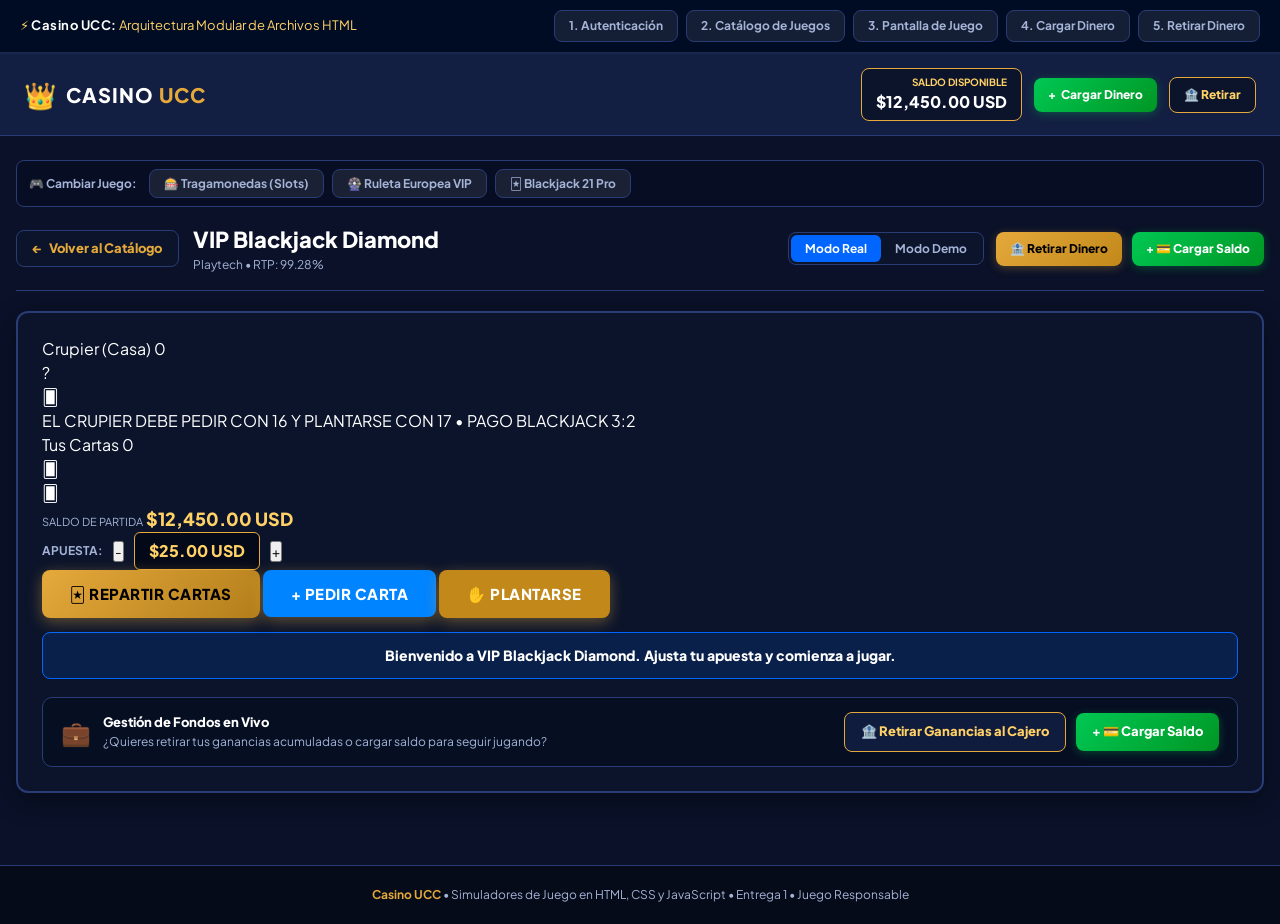
<file: juego.html>
<!doctype html>
<html lang="es">
  <head>
    <meta charset="UTF-8" />
    <meta name="viewport" content="width=device-width, initial-scale=1.0" />
    <title>Pantalla de Juego - Casino UCC</title>
    <meta name="description" content="Simulador y pantalla interactiva de juegos en Casino UCC: Tragamonedas, Ruletas y Blackjack." />
    <link rel="preconnect" href="https://fonts.googleapis.com" />
    <link rel="preconnect" href="https://fonts.gstatic.com" crossorigin />
    <link href="https://fonts.googleapis.com/css2?family=Plus+Jakarta+Sans:wght@400;600;700;800;900&display=swap" rel="stylesheet" />
    <link rel="stylesheet" href="./src/style.css" />
  </head>
  <body data-pagina="juego">
    <!-- BARRA SUPERIOR DE NAVEGACIÓN ENTRE HTMLs -->
    <header class="barra-control">
      <div class="info-flujo">
        <span>⚡ <strong>Casino UCC:</strong> Arquitectura Modular de Archivos HTML</span>
      </div>
      <nav class="botones-pantalla">
        <a href="index.html" class="btn-pantalla">1. Autenticación</a>
        <a href="catalogo.html" class="btn-pantalla">2. Catálogo de Juegos</a>
        <a href="juego.html" class="btn-pantalla activa">3. Pantalla de Juego</a>
        <a href="carga.html" class="btn-pantalla">4. Cargar Dinero</a>
        <a href="retiro.html" class="btn-pantalla">5. Retirar Dinero</a>
      </nav>
    </header>

    <!-- HEADER PRINCIPAL CON SALDO GLOBAL Y ACCIONES RÁPIDAS -->
    <header class="header-principal">
      <a href="catalogo.html" class="logo-contenedor">
        <span style="font-size: 26px;">👑</span>
        <div class="logo-texto">Casino <span>UCC</span></div>
      </a>
      <div class="header-acciones">
        <div class="caja-saldo">
          <span class="etiqueta-saldo">Saldo Disponible</span>
          <span class="monto-saldo" id="header-saldo">$12,450.00 USD</span>
        </div>
        <a href="carga.html" class="btn-header-accion btn-header-cargar" title="Cargar saldo en tu cuenta">
          <span>+</span> Cargar Dinero
        </a>
        <a href="retiro.html" class="btn-header-accion btn-header-retirar" title="Retirar fondos al cajero">
          🏦 Retirar
        </a>
      </div>
    </header>

    <!-- ================================================================= -->
    <!-- PÁGINA: PANTALLA DE JUEGO PROGRAMADA                             -->
    <!-- ================================================================= -->
    <main id="pantalla-juego" class="pantalla visible" style="display: block;">
      
      <!-- Selector Rápido de Máquinas de Juego -->
      <div style="display: flex; gap: 8px; margin-bottom: 16px; flex-wrap: wrap; background: #070e24; border: 1px solid var(--color-tarjeta-borde); padding: 8px 12px; border-radius: 8px;">
        <span style="font-size: 12px; color: #a4b3d6; font-weight: 700; align-self: center; margin-right: 4px;">🎮 Cambiar Juego:</span>
        <button type="button" class="btn-pantalla" onclick="abrirJuegoPorId('gates-of-olympus')">🎰 Tragamonedas (Slots)</button>
        <button type="button" class="btn-pantalla" onclick="abrirJuegoPorId('ruleta-europea-vip')">🎡 Ruleta Europea VIP</button>
        <button type="button" class="btn-pantalla" onclick="abrirJuegoPorId('vip-blackjack-diamond')">🃏 Blackjack 21 Pro</button>
      </div>

      <!-- Barra Superior de Información y Finanzas del Juego -->
      <div class="juego-barra-superior">
        <div style="display: flex; align-items: center; gap: 14px;">
          <a href="catalogo.html" class="btn-volver" id="btn-volver-catalogo">
            <span>&larr;</span> Volver al Catálogo
          </a>
          <div class="juego-info-titulo">
            <h1 id="juego-titulo" style="font-size: 22px; font-weight: 800; color: #fff; margin: 0;">Gates of Olympus</h1>
            <p><span id="juego-proveedor">Pragmatic Play</span> &bull; <span id="juego-rtp">RTP: 96.50%</span></p>
          </div>
        </div>

        <div style="display: flex; align-items: center; gap: 12px; flex-wrap: wrap;">
          <!-- Alternador Modo Real vs Demo -->
          <div class="alternador-modo">
            <button type="button" id="btn-modo-real" class="btn-modo activo">Modo Real</button>
            <button type="button" id="btn-modo-demo" class="btn-modo">Modo Demo</button>
          </div>

          <!-- Acciones financieras directas desde el juego -->
          <div class="juego-acciones-financieras">
            <a href="retiro.html" class="btn-juego-financiero btn-juego-retirar" id="btn-juego-ir-retirar" title="Ir al Cajero para retirar tus ganancias">
              🏦 Retirar Dinero
            </a>
            <a href="carga.html" class="btn-juego-financiero btn-juego-cargar" id="btn-juego-ir-cargar" title="Ir a Cargar saldo a tu cuenta">
              + 💳 Cargar Saldo
            </a>
          </div>
        </div>
      </div>

      <!-- Contenedor Principal de la Máquina de Juego -->
      <div class="maquina-contenedor">
        
        <!-- ========================================== -->
        <!-- MÁQUINA 1: TRAGAMONEDAS (SLOTS 5x3)        -->
        <!-- ========================================== -->
        <div id="maquina-slot" class="maquina-subpantalla">
          <div class="ranuras-cuadricula">
            <!-- Fila 1 -->
            <div class="simbolo-ranura">👑</div>
            <div class="simbolo-ranura">💎</div>
            <div class="simbolo-ranura">7️⃣</div>
            <div class="simbolo-ranura">⭐</div>
            <div class="simbolo-ranura">⚡</div>
            <!-- Fila 2 (Línea de pago principal) -->
            <div class="simbolo-ranura">👑</div>
            <div class="simbolo-ranura">👑</div>
            <div class="simbolo-ranura">👑</div>
            <div class="simbolo-ranura">🍒</div>
            <div class="simbolo-ranura">🔔</div>
            <!-- Fila 3 -->
            <div class="simbolo-ranura">🍒</div>
            <div class="simbolo-ranura">🔔</div>
            <div class="simbolo-ranura">💎</div>
            <div class="simbolo-ranura">7️⃣</div>
            <div class="simbolo-ranura">⭐</div>
          </div>
        </div>

        <!-- ========================================== -->
        <!-- MÁQUINA 2: RULETA EUROPEA CON PAÑO COMPLETO -->
        <!-- ========================================== -->
        <div id="maquina-ruleta" class="maquina-subpantalla" style="display: none;">
          <div class="ruleta-contenedor-tablero">
            <!-- Rueda visual y último número -->
            <div class="ruleta-visual-caja">
              <div class="ruleta-rueda-grafica" id="grafica-rueda">
                🎡
              </div>
              <div class="ruleta-numero-resultado" id="ruleta-display-numero">
                --
              </div>
              <div style="font-size: 11px; color: #a4b3d6; margin-top: 6px;">Último número sorteado</div>
              <div class="ruleta-historial-fichas" id="ruleta-historial-bolillas">
                <!-- Se llena con JavaScript -->
              </div>
            </div>

            <!-- Paño de Apuestas de Ruleta -->
            <div class="ruleta-paño-apuestas">
              <!-- Selector de Ficha Activa -->
              <div class="ruleta-fichas-selector">
                <span style="font-size: 12px; font-weight: 800; color: #ffd166;">Valor Ficha:</span>
                <button type="button" class="ficha-apuesta ficha-5 activa" data-ficha="5">$5</button>
                <button type="button" class="ficha-apuesta ficha-10" data-ficha="10">$10</button>
                <button type="button" class="ficha-apuesta ficha-25" data-ficha="25">$25</button>
                <button type="button" class="ficha-apuesta ficha-50" data-ficha="50">$50</button>
                <button type="button" class="ficha-apuesta ficha-100" data-ficha="100">$100</button>
                <button type="button" id="btn-limpiar-apuestas-ruleta" style="margin-left: auto; background: #261616; border: 1px solid #752a2a; color: #ff8a80; padding: 4px 10px; border-radius: 6px; font-size: 11px; cursor: pointer; font-weight: 700;">
                  Limpiar Paño
                </button>
              </div>

              <!-- Casilla del 0 -->
              <div class="ruleta-grid-numeros">
                <div class="casilla-ruleta casilla-cero" data-tipo="numero" data-valor="0">
                  0
                </div>
                <!-- Grilla de los números del 1 al 36 generada en DOM -->
                <div class="ruleta-numeros-1-36" id="grid-numeros-ruleta">
                  <!-- Casillas 1 al 36 inyectadas por JS -->
                </div>
              </div>

              <!-- Apuestas Exteriores Simples y Múltiples -->
              <div class="ruleta-apuestas-exteriores">
                <div class="casilla-exterior" data-tipo="docena" data-valor="1-12">1ª Docena (1-12)</div>
                <div class="casilla-exterior" data-tipo="docena" data-valor="13-24">2ª Docena (13-24)</div>
                <div class="casilla-exterior" data-tipo="docena" data-valor="25-36">3ª Docena (25-36)</div>
              </div>

              <div class="ruleta-apuestas-exteriores">
                <div class="casilla-exterior" data-tipo="mitad" data-valor="1-18">1 al 18</div>
                <div class="casilla-exterior" data-tipo="paridad" data-valor="par">PAR</div>
                <div class="casilla-exterior casilla-rojo" data-tipo="color" data-valor="rojo">ROJO</div>
                <div class="casilla-exterior casilla-negro" data-tipo="color" data-valor="negro">NEGRO</div>
                <div class="casilla-exterior" data-tipo="paridad" data-valor="impar">IMPAR</div>
                <div class="casilla-exterior" data-tipo="mitad" data-valor="19-36">19 al 36</div>
              </div>

              <!-- Resumen de apuestas activas en ruleta -->
              <div class="ruleta-resumen-apuestas" id="ruleta-resumen-apuestas">
                Apuestas en el paño: $0.00 USD
              </div>
            </div>
          </div>
        </div>

        <!-- ========================================== -->
        <!-- MÁQUINA 3: BLACKJACK 21 CLÁSICO            -->
        <!-- ========================================== -->
        <div id="maquina-blackjack" class="maquina-subpantalla" style="display: none;">
          <div class="blackjack-mesa">
            <!-- Zona del Crupier -->
            <div class="zona-crupier">
              <div class="bj-etiqueta-rol">Crupier (Casa) <span id="bj-puntos-crupier" class="bj-puntos-badge">0</span></div>
              <div class="bj-cartas-contenedor" id="bj-cartas-crupier">
                <div class="carta-bj carta-reverso">?</div>
                <div class="carta-bj">🂠</div>
              </div>
            </div>

            <!-- Divisoria de Mesa -->
            <div class="bj-linea-paño">
              <span>EL CRUPIER DEBE PEDIR CON 16 Y PLANTARSE CON 17 &bull; PAGO BLACKJACK 3:2</span>
            </div>

            <!-- Zona del Jugador -->
            <div class="zona-jugador">
              <div class="bj-etiqueta-rol">Tus Cartas <span id="bj-puntos-jugador" class="bj-puntos-badge">0</span></div>
              <div class="bj-cartas-contenedor" id="bj-cartas-jugador">
                <div class="carta-bj">🂠</div>
                <div class="carta-bj">🂠</div>
              </div>
            </div>
          </div>
        </div>

        <!-- Panel de Control y Apuestas -->
        <div class="controles-maquina">
          <div class="caja-saldo-juego">
            <span style="font-size: 11px; color: #a4b3d6; text-transform: uppercase;">Saldo de Partida</span>
            <span id="juego-saldo-display" style="font-size: 18px; font-weight: 800; color: #ffd166;">$12,450.00 USD</span>
          </div>

          <div class="selector-apuesta">
            <span style="font-size: 12px; color: #a4b3d6; font-weight: 700;">Apuesta:</span>
            <button type="button" class="btn-apuesta-ajuste" id="btn-menos-apuesta">-</button>
            <div class="caja-monto-apuesta" id="juego-apuesta-display">$10.00 USD</div>
            <button type="button" class="btn-apuesta-ajuste" id="btn-mas-apuesta">+</button>
          </div>

          <!-- Botones de Acción Dinámicos según la máquina -->
          <div class="acciones-juego-botones">
            <button type="button" class="btn-accion-maquina" id="btn-girar-slot">
              🎰 Girar Rodillos
            </button>
            <button type="button" class="btn-accion-maquina" id="btn-girar-ruleta" style="display: none;">
              🎡 Girar Ruleta
            </button>
            <button type="button" class="btn-accion-maquina" id="btn-bj-repartir" style="display: none;">
              🃏 Repartir Cartas
            </button>
            <button type="button" class="btn-accion-maquina" id="btn-bj-pedir" style="display: none; background: #0084ff; color: #fff;">
              + Pedir Carta
            </button>
            <button type="button" class="btn-accion-maquina" id="btn-bj-plantarse" style="display: none; background: #c2881a; color: #fff;">
              ✋ Plantarse
            </button>
          </div>
        </div>

        <!-- Cartel de Resultado / Ganancia -->
        <div id="mensaje-resultado-juego" class="mensaje-resultado">
          Selecciona tu apuesta y presiona el botón para jugar.
        </div>

        <!-- Barra de atajos financieros directos dentro del juego -->
        <div class="barra-finanzas-juego">
          <div class="finanzas-juego-info">
            <span style="font-size: 24px;">💼</span>
            <div>
              <div style="font-size: 13px; font-weight: 800; color: #fff;">Gestión de Fondos en Vivo</div>
              <div style="font-size: 12px; color: #a4b3d6;">¿Quieres retirar tus ganancias acumuladas o cargar saldo para seguir jugando?</div>
            </div>
          </div>
          <div class="finanzas-juego-botones">
            <a href="retiro.html" class="btn-finanza-accion btn-finanza-retirar" id="btn-juego-inferior-retirar">
              🏦 Retirar Ganancias al Cajero
            </a>
            <a href="carga.html" class="btn-finanza-accion btn-finanza-cargar" id="btn-juego-inferior-cargar">
              + 💳 Cargar Saldo
            </a>
          </div>
        </div>

      </div>

    </main>

    <!-- FOOTER -->
    <footer class="footer-principal">
      <p><strong>Casino UCC</strong> &bull; Simuladores de Juego en HTML, CSS y JavaScript &bull; Entrega 1 &bull; Juego Responsable</p>
    </footer>

    <!-- LÓGICA JAVASCRIPT / TYPESCRIPT -->
    <script type="module" src="./src/main.js"></script>
  </body>
</html>
</file>
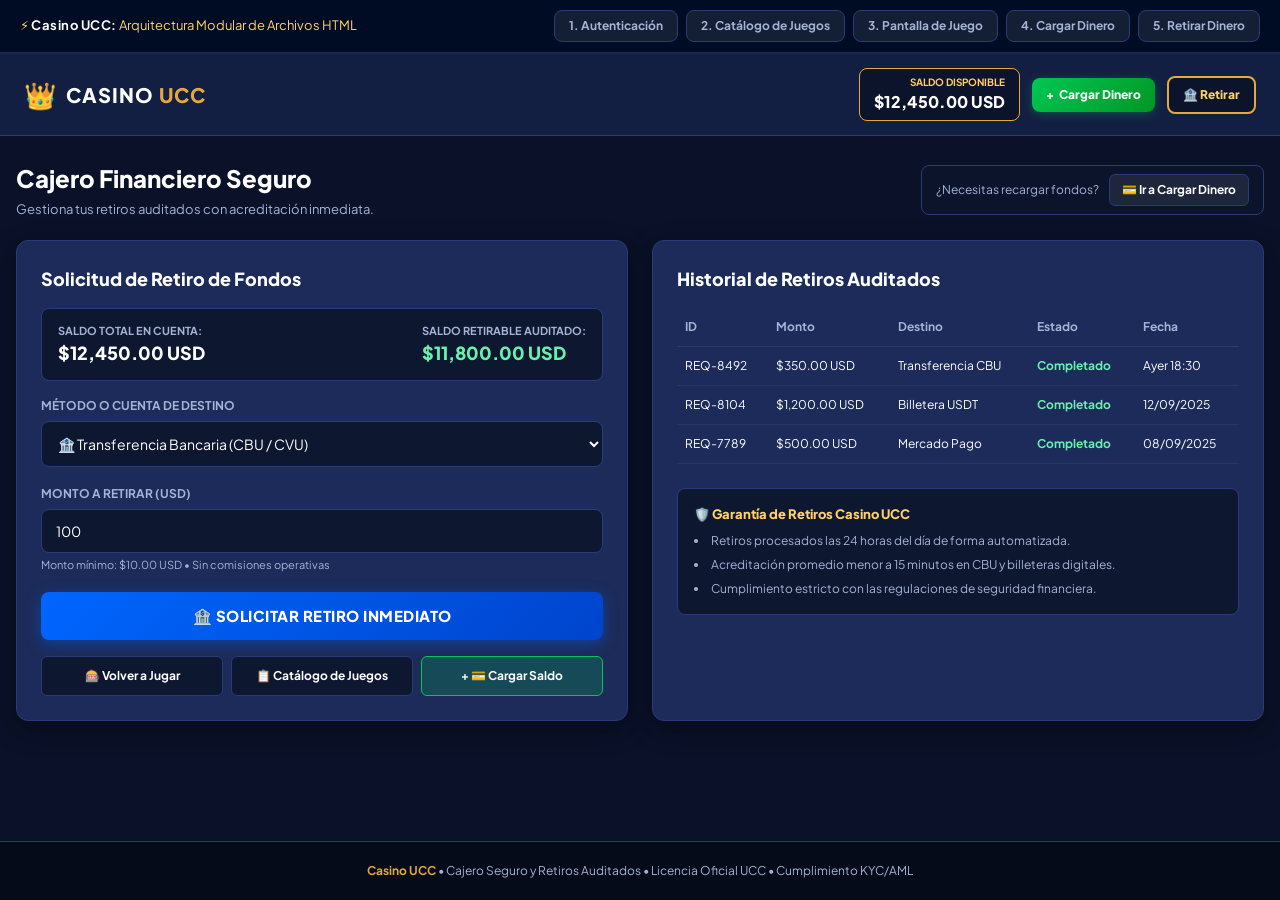
<file: retiro.html>
<!doctype html>
<html lang="es">
  <head>
    <meta charset="UTF-8" />
    <meta name="viewport" content="width=device-width, initial-scale=1.0" />
    <title>Retiro de Dinero - Casino UCC</title>
    <meta name="description" content="Cajero financiero y retiro seguro de fondos en Casino UCC con acreditación auditada." />
    <link rel="preconnect" href="https://fonts.googleapis.com" />
    <link rel="preconnect" href="https://fonts.gstatic.com" crossorigin />
    <link href="https://fonts.googleapis.com/css2?family=Plus+Jakarta+Sans:wght@400;600;700;800;900&display=swap" rel="stylesheet" />
    <link rel="stylesheet" href="./src/style.css" />
  </head>
  <body>
    <!-- BARRA SUPERIOR DE NAVEGACIÓN ENTRE HTMLs -->
    <header class="barra-control">
      <div class="info-flujo">
        <span>⚡ <strong>Casino UCC:</strong> Arquitectura Modular de Archivos HTML</span>
      </div>
      <nav class="botones-pantalla">
        <a href="index.html" class="btn-pantalla">1. Autenticación</a>
        <a href="catalogo.html" class="btn-pantalla">2. Catálogo de Juegos</a>
        <a href="juego.html" class="btn-pantalla">3. Pantalla de Juego</a>
        <a href="carga.html" class="btn-pantalla">4. Cargar Dinero</a>
        <a href="retiro.html" class="btn-pantalla activa">5. Retirar Dinero</a>
      </nav>
    </header>

    <!-- HEADER PRINCIPAL CON SALDO GLOBAL Y ACCIONES RÁPIDAS -->
    <header class="header-principal">
      <a href="catalogo.html" class="logo-contenedor">
        <span style="font-size: 26px;">👑</span>
        <div class="logo-texto">Casino <span>UCC</span></div>
      </a>
      <div class="header-acciones">
        <div class="caja-saldo">
          <span class="etiqueta-saldo">Saldo Disponible</span>
          <span class="monto-saldo" id="header-saldo">$12,450.00 USD</span>
        </div>
        <a href="carga.html" class="btn-header-accion btn-header-cargar" title="Cargar saldo en tu cuenta">
          <span>+</span> Cargar Dinero
        </a>
        <a href="retiro.html" class="btn-header-accion btn-header-retirar" style="border: 2px solid var(--color-dorado);" title="Retirar fondos a tu cuenta">
          🏦 Retirar
        </a>
      </div>
    </header>

    <!-- ================================================================= -->
    <!-- PÁGINA: RETIRO DE DINERO (CAJERO SEGURO)                          -->
    <!-- ================================================================= -->
    <main class="pantalla visible" style="display: block;">
      <div class="cajero-encabezado">
        <div>
          <h1 style="font-size: 24px; font-weight: 800; color: #fff; margin-bottom: 4px;">Cajero Financiero Seguro</h1>
          <p style="font-size: 13px; color: #a4b3d6;">Gestiona tus retiros auditados con acreditación inmediata.</p>
        </div>
        <div class="cajero-banner-switch">
          <span>¿Necesitas recargar fondos?</span>
          <a href="carga.html" class="btn-switch-cajero" id="btn-switch-a-cargar">
            💳 Ir a Cargar Dinero
          </a>
        </div>
      </div>

      <div class="cajero-grid">
        <!-- Formulario de Solicitud de Retiro -->
        <div class="tarjeta-cajero">
          <h3>Solicitud de Retiro de Fondos</h3>
          
          <div class="cajero-resumen-saldos">
            <div>
              <div style="font-size: 11px; color: #a4b3d6; text-transform: uppercase; font-weight: 700;">Saldo Total en Cuenta:</div>
              <div id="cajero-saldo-total" style="font-size: 18px; font-weight: 800; color: #fff;">$12,450.00 USD</div>
            </div>
            <div>
              <div style="font-size: 11px; color: #a4b3d6; text-transform: uppercase; font-weight: 700;">Saldo Retirable Auditado:</div>
              <div id="cajero-saldo-retirable" style="font-size: 18px; font-weight: 800; color: #69f0ae;">$11,800.00 USD</div>
            </div>
          </div>

          <form id="form-retiro">
            <div class="grupo-formulario">
              <label for="retiro-cuenta">Método o Cuenta de Destino</label>
              <select id="retiro-cuenta" class="select-cajero">
                <option value="Transferencia CBU / CVU Bancaria">🏦 Transferencia Bancaria (CBU / CVU)</option>
                <option value="Mercado Pago (Transferencia CVU)">📱 Mercado Pago (CVU / Alias)</option>
                <option value="Billetera USDT Tether (TRC-20)">⚡ Billetera Cripto USDT (TRC-20 / Binance)</option>
                <option value="Transferencia Internacional SWIFT">🌐 Transferencia Bancaria Internacional SWIFT</option>
              </select>
            </div>

            <div class="grupo-formulario">
              <label for="retiro-monto">Monto a Retirar (USD)</label>
              <input type="number" id="retiro-monto" min="10" max="50000" step="10" value="100" required />
              <span style="font-size: 11px; color: #a4b3d6; margin-top: 4px; display: block;">Monto mínimo: $10.00 USD • Sin comisiones operativas</span>
            </div>

            <button type="submit" class="btn-principal" id="btn-submit-retiro">
              🏦 Solicitar Retiro Inmediato
            </button>
          </form>

          <div id="mensaje-cajero" class="mensaje-resultado" style="display: none; margin-top: 14px;"></div>

          <!-- Acciones de Navegación Rápida -->
          <div style="display: flex; gap: 8px; margin-top: 16px;">
            <a href="juego.html" class="btn-accion-post">
              🎰 Volver a Jugar
            </a>
            <a href="catalogo.html" class="btn-accion-post">
              📋 Catálogo de Juegos
            </a>
            <a href="carga.html" class="btn-accion-post" style="background: rgba(0, 200, 83, 0.2); border-color: #00c853;">
              + 💳 Cargar Saldo
            </a>
          </div>
        </div>

        <!-- Tarjeta de Historial de Retiros y Garantías -->
        <div class="tarjeta-cajero">
          <h3>Historial de Retiros Auditados</h3>
          <table class="tabla-historial">
            <thead>
              <tr>
                <th>ID</th>
                <th>Monto</th>
                <th>Destino</th>
                <th>Estado</th>
                <th>Fecha</th>
              </tr>
            </thead>
            <tbody id="cuerpo-historial-retiros">
              <tr>
                <td>REQ-8492</td>
                <td>$350.00 USD</td>
                <td>Transferencia CBU</td>
                <td><span style="color: #69f0ae; font-weight: 700;">Completado</span></td>
                <td>Ayer 18:30</td>
              </tr>
              <tr>
                <td>REQ-8104</td>
                <td>$1,200.00 USD</td>
                <td>Billetera USDT</td>
                <td><span style="color: #69f0ae; font-weight: 700;">Completado</span></td>
                <td>12/09/2025</td>
              </tr>
              <tr>
                <td>REQ-7789</td>
                <td>$500.00 USD</td>
                <td>Mercado Pago</td>
                <td><span style="color: #69f0ae; font-weight: 700;">Completado</span></td>
                <td>08/09/2025</td>
              </tr>
            </tbody>
          </table>

          <div class="caja-garantias-cajero" style="margin-top: 24px;">
            <div style="font-size: 13px; font-weight: 800; color: #ffd166; margin-bottom: 8px;">🛡️ Garantía de Retiros Casino UCC</div>
            <ul style="font-size: 12px; color: #a4b3d6; list-style-position: inside; display: flex; flex-direction: column; gap: 6px;">
              <li>Retiros procesados las 24 horas del día de forma automatizada.</li>
              <li>Acreditación promedio menor a 15 minutos en CBU y billeteras digitales.</li>
              <li>Cumplimiento estricto con las regulaciones de seguridad financiera.</li>
            </ul>
          </div>
        </div>
      </div>
    </main>

    <!-- FOOTER -->
    <footer class="footer-principal">
      <p><strong>Casino UCC</strong> &bull; Cajero Seguro y Retiros Auditados &bull; Licencia Oficial UCC &bull; Cumplimiento KYC/AML</p>
    </footer>

    <!-- LÓGICA JAVASCRIPT / TYPESCRIPT -->
    <script type="module" src="./src/main.js"></script>
  </body>
</html>
</file>
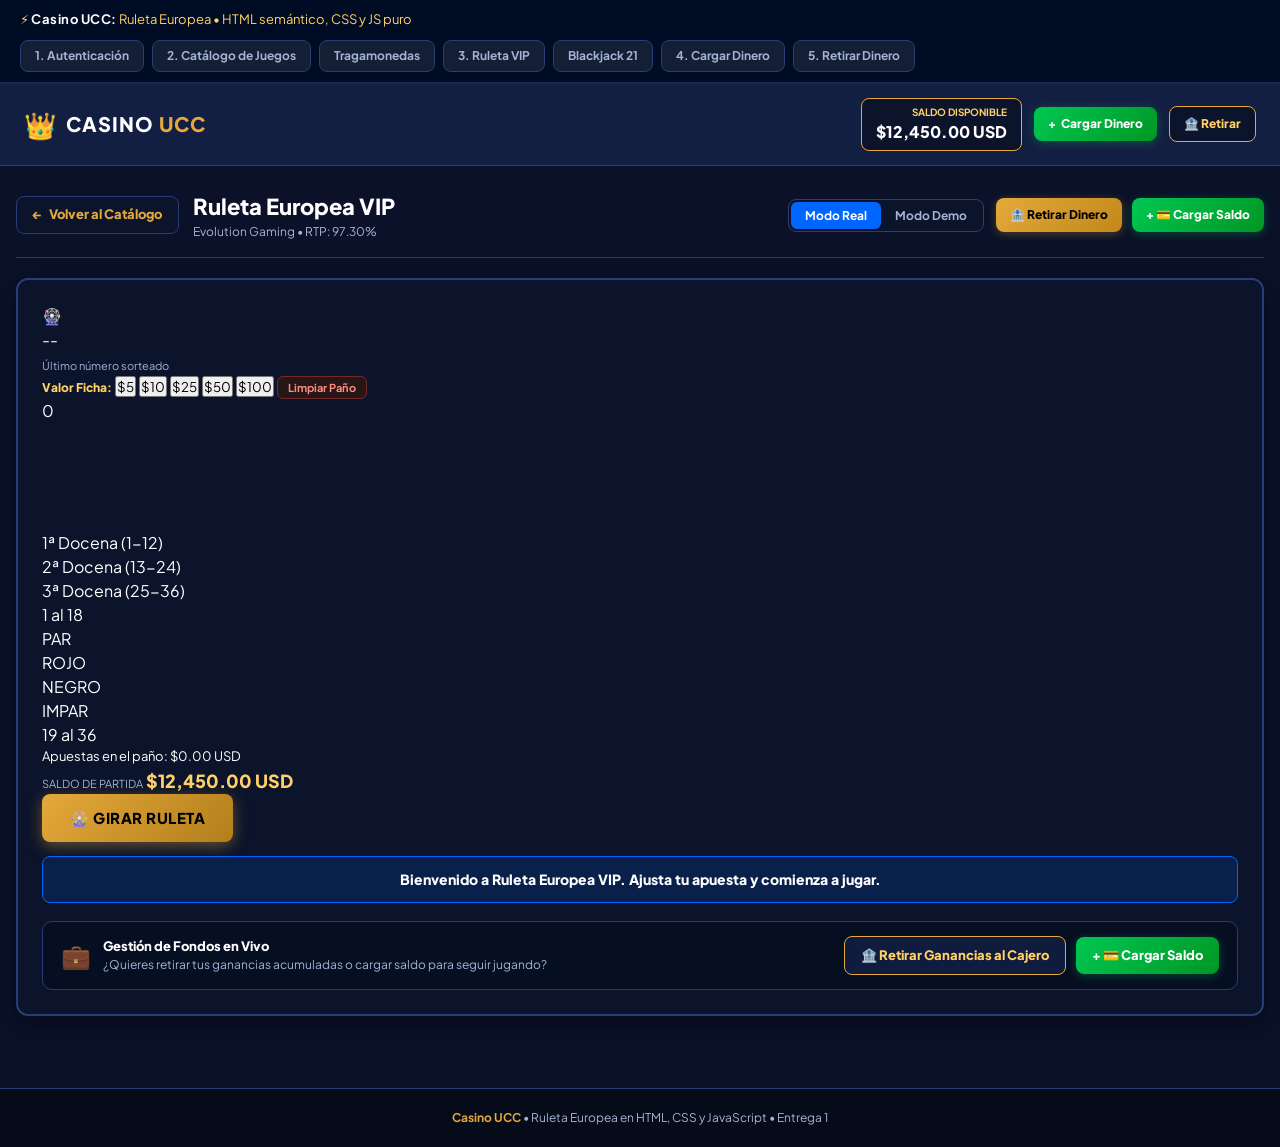
<file: ruleta.html>
<!doctype html>
<html lang="es">
  <head>
    <meta charset="UTF-8" />
    <meta name="viewport" content="width=device-width, initial-scale=1.0" />
    <title>Ruleta Europea VIP - Casino UCC</title>
    <meta name="description" content="Ruleta Europea VIP interactiva con paño completo de apuestas y rueda animada en Casino UCC." />
    <link rel="preconnect" href="https://fonts.googleapis.com" />
    <link rel="preconnect" href="https://fonts.gstatic.com" crossorigin />
    <link href="https://fonts.googleapis.com/css2?family=Plus+Jakarta+Sans:wght@400;600;700;800;900&display=swap" rel="stylesheet" />
    <link rel="stylesheet" href="./src/style.css" />
  </head>
  <body data-pagina="ruleta" data-juego-tipo="ruleta" data-juego-id="ruleta-europea-vip">
    <!-- BARRA SUPERIOR DE NAVEGACIÓN ENTRE HTMLs -->
    <header class="barra-control">
      <div class="info-flujo">
        <span>⚡ <strong>Casino UCC:</strong> Ruleta Europea &bull; HTML semántico, CSS y JS puro</span>
      </div>
      <nav class="botones-pantalla">
        <a href="index.html" class="btn-pantalla">1. Autenticación</a>
        <a href="catalogo.html" class="btn-pantalla">2. Catálogo de Juegos</a>
        <a href="tragamonedas.html" class="btn-pantalla">Tragamonedas</a>
        <a href="ruleta.html" class="btn-pantalla activa">3. Ruleta VIP</a>
        <a href="blackjack.html" class="btn-pantalla">Blackjack 21</a>
        <a href="carga.html" class="btn-pantalla">4. Cargar Dinero</a>
        <a href="retiro.html" class="btn-pantalla">5. Retirar Dinero</a>
      </nav>
    </header>

    <!-- HEADER PRINCIPAL CON SALDO GLOBAL Y ACCIONES RÁPIDAS -->
    <header class="header-principal">
      <a href="catalogo.html" class="logo-contenedor">
        <span style="font-size: 26px;">👑</span>
        <div class="logo-texto">Casino <span>UCC</span></div>
      </a>
      <div class="header-acciones">
        <div class="caja-saldo">
          <span class="etiqueta-saldo">Saldo Disponible</span>
          <span class="monto-saldo" id="header-saldo">$12,450.00 USD</span>
        </div>
        <a href="carga.html" class="btn-header-accion btn-header-cargar" title="Cargar saldo en tu cuenta">
          <span>+</span> Cargar Dinero
        </a>
        <a href="retiro.html" class="btn-header-accion btn-header-retirar" title="Retirar fondos al cajero">
          🏦 Retirar
        </a>
      </div>
    </header>

    <!-- ================================================================= -->
    <!-- PÁGINA: RULETA EUROPEA VIP                                       -->
    <!-- ================================================================= -->
    <main id="pantalla-juego" class="pantalla visible" style="display: block;">
      
      <div class="juego-barra-superior">
        <div style="display: flex; align-items: center; gap: 14px;">
          <a href="catalogo.html" class="btn-volver">
            <span>&larr;</span> Volver al Catálogo
          </a>
          <div class="juego-info-titulo">
            <h1 id="juego-titulo" style="font-size: 22px; font-weight: 800; color: #fff; margin: 0;">Ruleta Europea VIP</h1>
            <p><span id="juego-proveedor">Evolution Gaming</span> &bull; <span id="juego-rtp">RTP: 97.30%</span></p>
          </div>
        </div>

        <div style="display: flex; align-items: center; gap: 12px; flex-wrap: wrap;">
          <div class="alternador-modo">
            <button type="button" id="btn-modo-real" class="btn-modo activo">Modo Real</button>
            <button type="button" id="btn-modo-demo" class="btn-modo">Modo Demo</button>
          </div>

          <div class="juego-acciones-financieras">
            <a href="retiro.html" class="btn-juego-financiero btn-juego-retirar" title="Ir al Cajero para retirar tus ganancias">
              🏦 Retirar Dinero
            </a>
            <a href="carga.html" class="btn-juego-financiero btn-juego-cargar" title="Ir a Cargar saldo a tu cuenta">
              + 💳 Cargar Saldo
            </a>
          </div>
        </div>
      </div>

      <!-- Contenedor Principal de Ruleta -->
      <div class="maquina-contenedor">
        <div id="maquina-ruleta" class="maquina-subpantalla" style="display: block;">
          <div class="ruleta-contenedor-tablero">
            
            <div class="ruleta-visual-caja">
              <div class="ruleta-rueda-grafica" id="grafica-rueda">
                🎡
              </div>
              <div class="ruleta-numero-resultado" id="ruleta-display-numero">
                --
              </div>
              <div style="font-size: 11px; color: #a4b3d6; margin-top: 6px;">Último número sorteado</div>
              <div class="ruleta-historial-fichas" id="ruleta-historial-bolillas">
              </div>
            </div>

            <!-- Paño de Apuestas de Ruleta -->
            <div class="ruleta-paño-apuestas">
              <div class="ruleta-fichas-selector">
                <span style="font-size: 12px; font-weight: 800; color: #ffd166;">Valor Ficha:</span>
                <button type="button" class="ficha-apuesta ficha-5 activa" data-ficha="5">$5</button>
                <button type="button" class="ficha-apuesta ficha-10" data-ficha="10">$10</button>
                <button type="button" class="ficha-apuesta ficha-25" data-ficha="25">$25</button>
                <button type="button" class="ficha-apuesta ficha-50" data-ficha="50">$50</button>
                <button type="button" class="ficha-apuesta ficha-100" data-ficha="100">$100</button>
                <button type="button" id="btn-limpiar-apuestas-ruleta" style="margin-left: auto; background: #261616; border: 1px solid #752a2a; color: #ff8a80; padding: 4px 10px; border-radius: 6px; font-size: 11px; cursor: pointer; font-weight: 700;">
                  Limpiar Paño
                </button>
              </div>

              <!-- Casilla del 0 y grilla 1-36 -->
              <div class="ruleta-grid-numeros">
                <div class="casilla-ruleta casilla-cero" data-tipo="numero" data-valor="0">
                  0
                </div>
                <div class="ruleta-numeros-1-36" id="grid-numeros-ruleta">
                </div>
              </div>

              <!-- Docenas -->
              <div class="ruleta-apuestas-exteriores">
                <div class="casilla-exterior" data-tipo="docena" data-valor="1-12">1ª Docena (1-12)</div>
                <div class="casilla-exterior" data-tipo="docena" data-valor="13-24">2ª Docena (13-24)</div>
                <div class="casilla-exterior" data-tipo="docena" data-valor="25-36">3ª Docena (25-36)</div>
              </div>

              <!-- Chances Simples -->
              <div class="ruleta-apuestas-exteriores">
                <div class="casilla-exterior" data-tipo="mitad" data-valor="1-18">1 al 18</div>
                <div class="casilla-exterior" data-tipo="paridad" data-valor="par">PAR</div>
                <div class="casilla-exterior casilla-rojo" data-tipo="color" data-valor="rojo">ROJO</div>
                <div class="casilla-exterior casilla-negro" data-tipo="color" data-valor="negro">NEGRO</div>
                <div class="casilla-exterior" data-tipo="paridad" data-valor="impar">IMPAR</div>
                <div class="casilla-exterior" data-tipo="mitad" data-valor="19-36">19 al 36</div>
              </div>

              <div class="ruleta-resumen-apuestas" id="ruleta-resumen-apuestas">
                Apuestas en el paño: $0.00 USD
              </div>
            </div>
          </div>
        </div>

        <div class="controles-maquina">
          <div class="caja-saldo-juego">
            <span style="font-size: 11px; color: #a4b3d6; text-transform: uppercase;">Saldo de Partida</span>
            <span id="juego-saldo-display" style="font-size: 18px; font-weight: 800; color: #ffd166;">$12,450.00 USD</span>
          </div>

          <div class="acciones-juego-botones">
            <button type="button" class="btn-accion-maquina" id="btn-girar-ruleta" style="display: inline-block;">
              🎡 Girar Ruleta
            </button>
          </div>
        </div>

        <div id="mensaje-resultado-juego" class="mensaje-resultado">
          Haz click en el paño para colocar tus fichas y presiona Girar Ruleta.
        </div>

        <div class="barra-finanzas-juego">
          <div class="finanzas-juego-info">
            <span style="font-size: 24px;">💼</span>
            <div>
              <div style="font-size: 13px; font-weight: 800; color: #fff;">Gestión de Fondos en Vivo</div>
              <div style="font-size: 12px; color: #a4b3d6;">¿Quieres retirar tus ganancias acumuladas o cargar saldo para seguir jugando?</div>
            </div>
          </div>
          <div class="finanzas-juego-botones">
            <a href="retiro.html" class="btn-finanza-accion btn-finanza-retirar">
              🏦 Retirar Ganancias al Cajero
            </a>
            <a href="carga.html" class="btn-finanza-accion btn-finanza-cargar">
              + 💳 Cargar Saldo
            </a>
          </div>
        </div>

      </div>
    </main>

    <footer class="footer-principal">
      <p><strong>Casino UCC</strong> &bull; Ruleta Europea en HTML, CSS y JavaScript &bull; Entrega 1</p>
    </footer>

    <script type="module" src="./src/main.js"></script>
  </body>
</html>
</file>
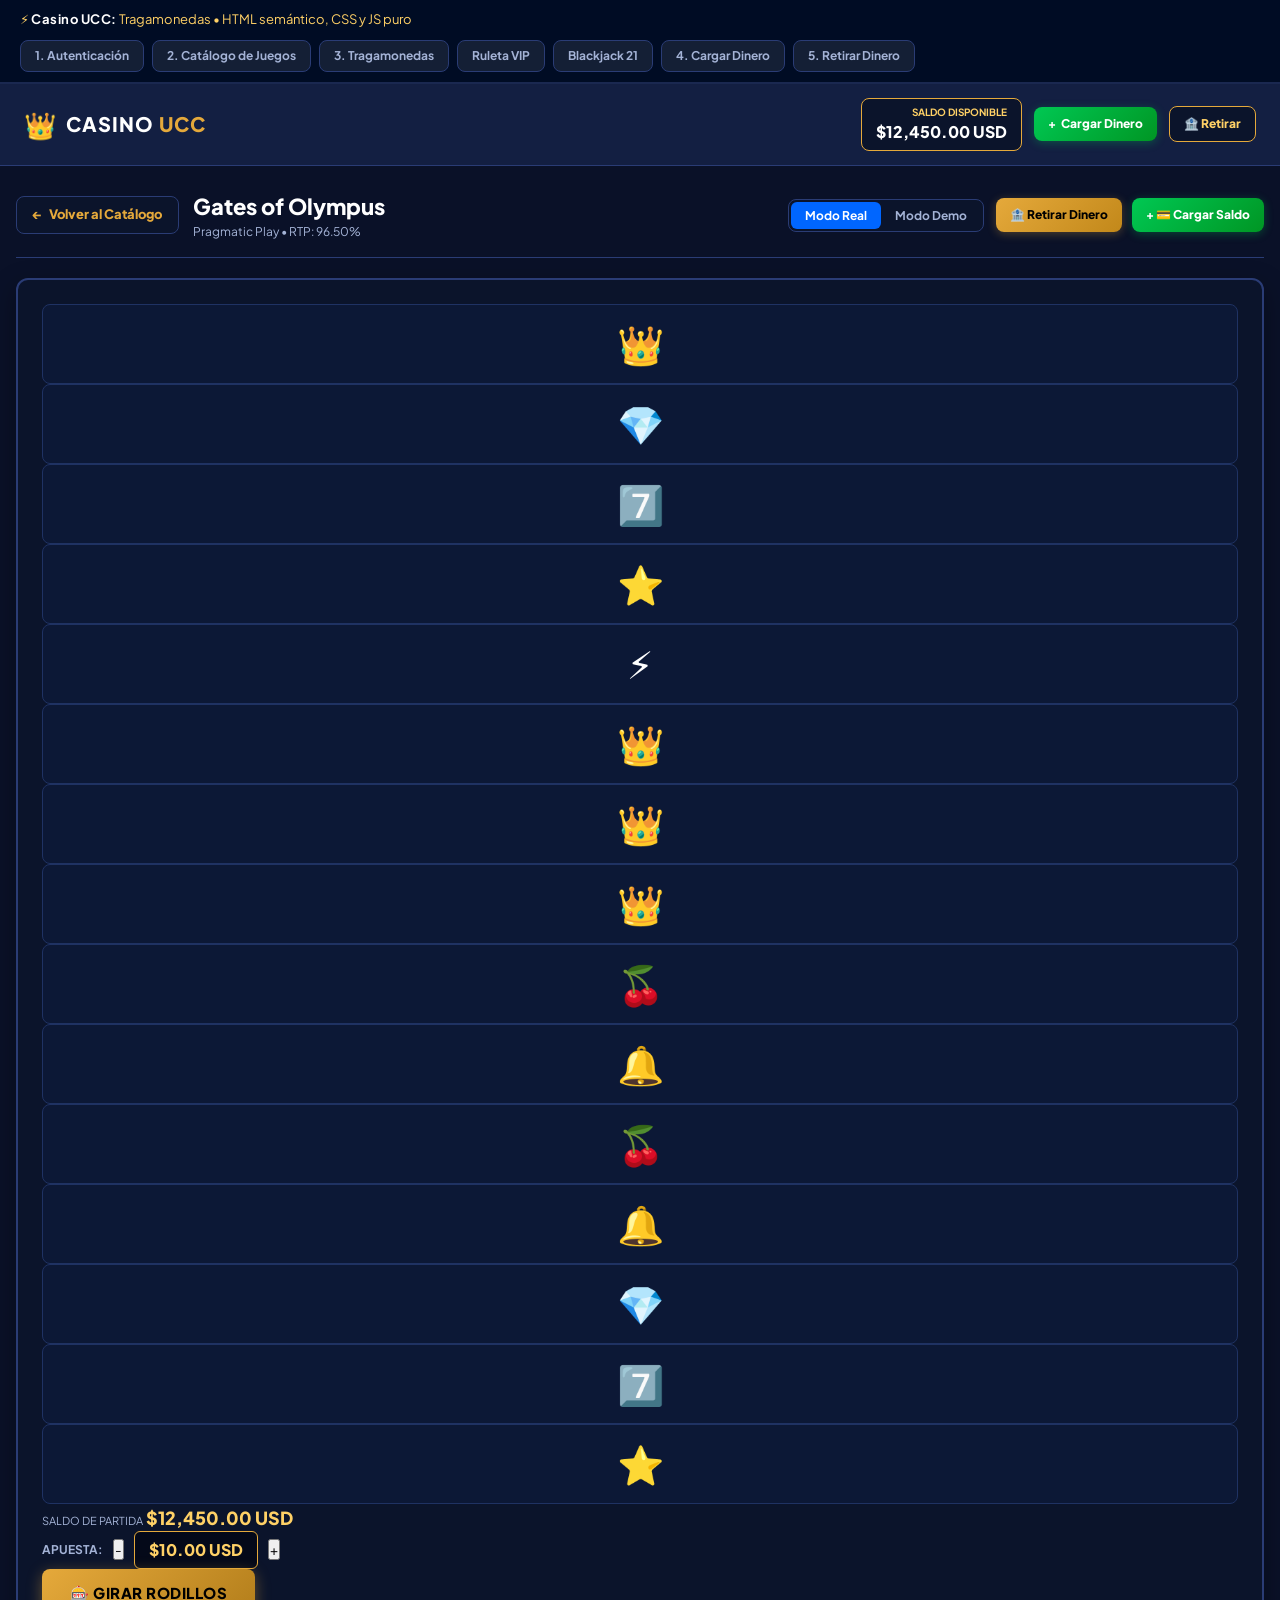
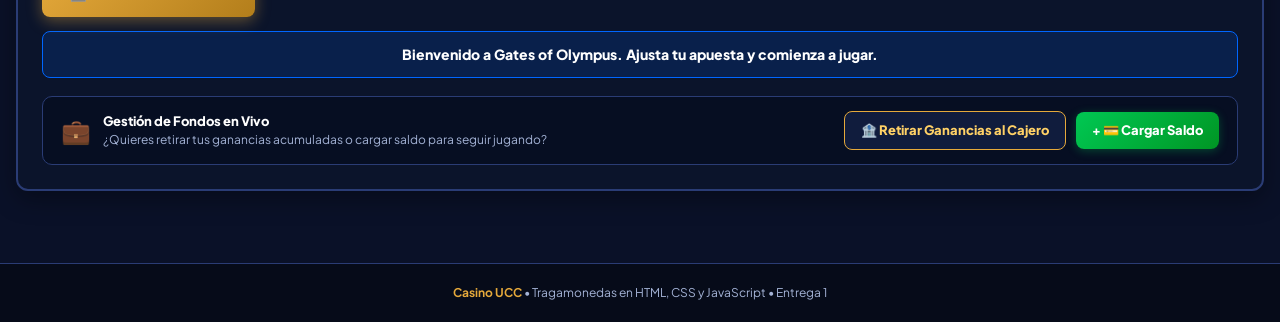
<file: tragamonedas.html>
<!doctype html>
<html lang="es">
  <head>
    <meta charset="UTF-8" />
    <meta name="viewport" content="width=device-width, initial-scale=1.0" />
    <title>Tragamonedas Slots - Casino UCC</title>
    <meta name="description" content="Juego interactivo de Tragamonedas y Slots con rodillos 5x3 programado en JavaScript para Casino UCC." />
    <link rel="preconnect" href="https://fonts.googleapis.com" />
    <link rel="preconnect" href="https://fonts.gstatic.com" crossorigin />
    <link href="https://fonts.googleapis.com/css2?family=Plus+Jakarta+Sans:wght@400;600;700;800;900&display=swap" rel="stylesheet" />
    <link rel="stylesheet" href="./src/style.css" />
  </head>
  <body data-pagina="tragamonedas" data-juego-tipo="slot" data-juego-id="gates-of-olympus">
    <!-- BARRA SUPERIOR DE NAVEGACIÓN ENTRE HTMLs -->
    <header class="barra-control">
      <div class="info-flujo">
        <span>⚡ <strong>Casino UCC:</strong> Tragamonedas &bull; HTML semántico, CSS y JS puro</span>
      </div>
      <nav class="botones-pantalla">
        <a href="index.html" class="btn-pantalla">1. Autenticación</a>
        <a href="catalogo.html" class="btn-pantalla">2. Catálogo de Juegos</a>
        <a href="tragamonedas.html" class="btn-pantalla activa">3. Tragamonedas</a>
        <a href="ruleta.html" class="btn-pantalla">Ruleta VIP</a>
        <a href="blackjack.html" class="btn-pantalla">Blackjack 21</a>
        <a href="carga.html" class="btn-pantalla">4. Cargar Dinero</a>
        <a href="retiro.html" class="btn-pantalla">5. Retirar Dinero</a>
      </nav>
    </header>

    <!-- HEADER PRINCIPAL CON SALDO GLOBAL Y ACCIONES RÁPIDAS -->
    <header class="header-principal">
      <a href="catalogo.html" class="logo-contenedor">
        <span style="font-size: 26px;">👑</span>
        <div class="logo-texto">Casino <span>UCC</span></div>
      </a>
      <div class="header-acciones">
        <div class="caja-saldo">
          <span class="etiqueta-saldo">Saldo Disponible</span>
          <span class="monto-saldo" id="header-saldo">$12,450.00 USD</span>
        </div>
        <a href="carga.html" class="btn-header-accion btn-header-cargar" title="Cargar saldo en tu cuenta">
          <span>+</span> Cargar Dinero
        </a>
        <a href="retiro.html" class="btn-header-accion btn-header-retirar" title="Retirar fondos al cajero">
          🏦 Retirar
        </a>
      </div>
    </header>

    <!-- ================================================================= -->
    <!-- PÁGINA: TRAGAMONEDAS                                             -->
    <!-- ================================================================= -->
    <main id="pantalla-juego" class="pantalla visible" style="display: block;">
      
      <!-- Barra Superior de Información y Finanzas del Juego -->
      <div class="juego-barra-superior">
        <div style="display: flex; align-items: center; gap: 14px;">
          <a href="catalogo.html" class="btn-volver">
            <span>&larr;</span> Volver al Catálogo
          </a>
          <div class="juego-info-titulo">
            <h1 id="juego-titulo" style="font-size: 22px; font-weight: 800; color: #fff; margin: 0;">Gates of Olympus (Slots)</h1>
            <p><span id="juego-proveedor">Pragmatic Play</span> &bull; <span id="juego-rtp">RTP: 96.50%</span></p>
          </div>
        </div>

        <div style="display: flex; align-items: center; gap: 12px; flex-wrap: wrap;">
          <div class="alternador-modo">
            <button type="button" id="btn-modo-real" class="btn-modo activo">Modo Real</button>
            <button type="button" id="btn-modo-demo" class="btn-modo">Modo Demo</button>
          </div>

          <div class="juego-acciones-financieras">
            <a href="retiro.html" class="btn-juego-financiero btn-juego-retirar" id="btn-juego-ir-retirar" title="Ir al Cajero para retirar tus ganancias">
              🏦 Retirar Dinero
            </a>
            <a href="carga.html" class="btn-juego-financiero btn-juego-cargar" id="btn-juego-ir-cargar" title="Ir a Cargar saldo a tu cuenta">
              + 💳 Cargar Saldo
            </a>
          </div>
        </div>
      </div>

      <!-- Contenedor Principal de la Máquina de Juego -->
      <div class="maquina-contenedor">
        
        <!-- MÁQUINA 1: TRAGAMONEDAS (SLOTS 5x3) -->
        <div id="maquina-slot" class="maquina-subpantalla">
          <div class="ranuras-cuadricula">
            <div class="simbolo-ranura">👑</div>
            <div class="simbolo-ranura">💎</div>
            <div class="simbolo-ranura">7️⃣</div>
            <div class="simbolo-ranura">⭐</div>
            <div class="simbolo-ranura">⚡</div>
            <div class="simbolo-ranura">👑</div>
            <div class="simbolo-ranura">👑</div>
            <div class="simbolo-ranura">👑</div>
            <div class="simbolo-ranura">🍒</div>
            <div class="simbolo-ranura">🔔</div>
            <div class="simbolo-ranura">🍒</div>
            <div class="simbolo-ranura">🔔</div>
            <div class="simbolo-ranura">💎</div>
            <div class="simbolo-ranura">7️⃣</div>
            <div class="simbolo-ranura">⭐</div>
          </div>
        </div>

        <!-- Panel de Control y Apuestas -->
        <div class="controles-maquina">
          <div class="caja-saldo-juego">
            <span style="font-size: 11px; color: #a4b3d6; text-transform: uppercase;">Saldo de Partida</span>
            <span id="juego-saldo-display" style="font-size: 18px; font-weight: 800; color: #ffd166;">$12,450.00 USD</span>
          </div>

          <div class="selector-apuesta">
            <span style="font-size: 12px; color: #a4b3d6; font-weight: 700;">Apuesta:</span>
            <button type="button" class="btn-apuesta-ajuste" id="btn-menos-apuesta">-</button>
            <div class="caja-monto-apuesta" id="juego-apuesta-display">$10.00 USD</div>
            <button type="button" class="btn-apuesta-ajuste" id="btn-mas-apuesta">+</button>
          </div>

          <div class="acciones-juego-botones">
            <button type="button" class="btn-accion-maquina" id="btn-girar-slot">
              🎰 Girar Rodillos
            </button>
          </div>
        </div>

        <div id="mensaje-resultado-juego" class="mensaje-resultado">
          Selecciona tu apuesta y presiona el botón para jugar.
        </div>

        <!-- Barra inferior de atajos financieros -->
        <div class="barra-finanzas-juego">
          <div class="finanzas-juego-info">
            <span style="font-size: 24px;">💼</span>
            <div>
              <div style="font-size: 13px; font-weight: 800; color: #fff;">Gestión de Fondos en Vivo</div>
              <div style="font-size: 12px; color: #a4b3d6;">¿Quieres retirar tus ganancias acumuladas o cargar saldo para seguir jugando?</div>
            </div>
          </div>
          <div class="finanzas-juego-botones">
            <a href="retiro.html" class="btn-finanza-accion btn-finanza-retirar">
              🏦 Retirar Ganancias al Cajero
            </a>
            <a href="carga.html" class="btn-finanza-accion btn-finanza-cargar">
              + 💳 Cargar Saldo
            </a>
          </div>
        </div>

      </div>

    </main>

    <footer class="footer-principal">
      <p><strong>Casino UCC</strong> &bull; Tragamonedas en HTML, CSS y JavaScript &bull; Entrega 1</p>
    </footer>

    <script type="module" src="./src/main.js"></script>
  </body>
</html>
</file>
<file: src/style.css>
/* ==========================================================================
   ROYALE CASINO - ESTILOS CSS BASE (ENTREGA 1)
   Solo CSS nativo organizado con variables, diseño responsive y estética premium
   ========================================================================== */

:root {
  --color-fondo: #0a1128;
  --color-fondo-suave: #131f42;
  --color-tarjeta: #1c2b59;
  --color-tarjeta-borde: #2a3c75;
  --color-dorado: #e5a93b;
  --color-dorado-brillo: #ffd166;
  --color-azul-principal: #0066ff;
  --color-azul-hover: #2979ff;
  --color-texto: #ffffff;
  --color-texto-secundario: #a4b3d6;
  --color-texto-oscuro: #111c2d;
  --color-verde-exito: #00c853;
  --color-rojo-alerta: #ff3d00;
  --radio-borde: 12px;
  --sombra-tarjeta: 0 8px 24px rgba(0, 0, 0, 0.35);
  --fuente-principal: 'Plus Jakarta Sans', system-ui, -apple-system, sans-serif;
}

* {
  box-sizing: border-box;
  margin: 0;
  padding: 0;
  font-family: var(--fuente-principal);
}

body {
  background-color: var(--color-fondo);
  color: var(--color-texto);
  min-height: 100vh;
  display: flex;
  flex-direction: column;
  line-height: 1.5;
}

/* ==========================================================================
   BARRA SUPERIOR DE CONTROL DE ENTREGA 1 (NAVEGACIÓN ENTRE PANTALLAS)
   ========================================================================== */
.barra-control {
  background: #000c24;
  border-bottom: 2px solid #1a2850;
  padding: 10px 20px;
  display: flex;
  flex-wrap: wrap;
  align-items: center;
  justify-content: space-between;
  position: sticky;
  top: 0;
  z-index: 1000;
  gap: 10px;
}

.barra-control .info-flujo {
  display: flex;
  align-items: center;
  gap: 8px;
  font-size: 13px;
  color: var(--color-dorado-brillo);
}

.barra-control .info-flujo strong {
  color: #fff;
  letter-spacing: 0.5px;
}

.botones-pantalla {
  display: flex;
  gap: 8px;
  flex-wrap: wrap;
}

.btn-pantalla {
  background: rgba(255, 255, 255, 0.08);
  border: 1px solid var(--color-tarjeta-borde);
  color: var(--color-texto-secundario);
  padding: 6px 14px;
  border-radius: 8px;
  font-size: 12px;
  font-weight: 700;
  cursor: pointer;
  transition: all 0.2s ease;
  text-decoration: none;
  display: inline-flex;
  align-items: center;
  justify-content: center;
}

.btn-pantalla:hover {
  background: rgba(255, 255, 255, 0.15);
  color: #fff;
  text-decoration: none;
}

.btn-pantalla.activa {
  background: var(--color-azul-principal);
  border-color: var(--color-azul-hover);
  color: #fff;
  box-shadow: 0 0 10px rgba(0, 102, 255, 0.5);
  text-decoration: none;
}

/* ==========================================================================
   HEADER PRINCIPAL
   ========================================================================== */
.header-principal {
  background: var(--color-fondo-suave);
  border-bottom: 1px solid var(--color-tarjeta-borde);
  padding: 14px 24px;
  display: flex;
  align-items: center;
  justify-content: space-between;
}

.logo-contenedor {
  display: flex;
  align-items: center;
  gap: 10px;
  cursor: pointer;
  text-decoration: none;
}

.logo-texto {
  font-size: 20px;
  font-weight: 800;
  letter-spacing: 1px;
  color: #fff;
  text-transform: uppercase;
}

.logo-texto span {
  color: var(--color-dorado);
}

.header-acciones {
  display: flex;
  align-items: center;
  gap: 12px;
  flex-wrap: wrap;
}

.caja-saldo {
  background: #0b142b;
  border: 1px solid var(--color-dorado);
  padding: 6px 14px;
  border-radius: 8px;
  display: flex;
  flex-direction: column;
  align-items: flex-end;
}

.caja-saldo .etiqueta-saldo {
  font-size: 10px;
  color: var(--color-dorado-brillo);
  font-weight: 700;
  text-transform: uppercase;
}

.caja-saldo .monto-saldo {
  font-size: 16px;
  font-weight: 800;
  color: #fff;
}

.btn-header-accion {
  padding: 8px 14px;
  border-radius: 8px;
  font-size: 12px;
  font-weight: 800;
  cursor: pointer;
  border: none;
  display: flex;
  align-items: center;
  gap: 5px;
  transition: all 0.2s ease;
  text-decoration: none;
}

.btn-header-cargar {
  background: linear-gradient(135deg, #00c853, #009624);
  color: #ffffff;
  box-shadow: 0 2px 10px rgba(0, 200, 83, 0.3);
}

.btn-header-cargar:hover {
  background: linear-gradient(135deg, #00e676, #00b248);
  transform: translateY(-1px);
}

.btn-header-retirar {
  background: #0b142b;
  border: 1px solid var(--color-dorado);
  color: var(--color-dorado-brillo);
}

.btn-header-retirar:hover {
  background: var(--color-dorado);
  color: #000;
}

/* ==========================================================================
   SECCIONES Y VISIBILIDAD DE PANTALLAS
   ========================================================================== */
.pantalla {
  display: none;
  flex: 1;
  width: 100%;
  max-width: 1280px;
  margin: 0 auto;
  padding: 24px 16px 48px;
}

.pantalla.visible {
  display: block;
}

/* ==========================================================================
   PANTALLA 1: AUTENTICACIÓN
   ========================================================================== */
.auth-wrapper {
  display: flex;
  justify-content: center;
  align-items: center;
  min-height: 70vh;
  padding: 20px 0;
}

.auth-caja {
  background: var(--color-tarjeta);
  border: 1px solid var(--color-tarjeta-borde);
  border-radius: var(--radio-borde);
  width: 100%;
  max-width: 460px;
  padding: 36px 30px;
  box-shadow: var(--sombra-tarjeta);
}

.auth-titulo {
  font-size: 24px;
  font-weight: 800;
  color: #fff;
  text-align: center;
  margin-bottom: 8px;
}

.auth-subtitulo {
  font-size: 13px;
  color: var(--color-texto-secundario);
  text-align: center;
  margin-bottom: 24px;
}

.pestañas-auth {
  display: flex;
  border-bottom: 1px solid var(--color-tarjeta-borde);
  margin-bottom: 20px;
}

.tab-auth {
  flex: 1;
  padding: 10px;
  background: none;
  border: none;
  border-bottom: 2px solid transparent;
  color: var(--color-texto-secundario);
  font-size: 14px;
  font-weight: 700;
  cursor: pointer;
  text-align: center;
}

.tab-auth.activa {
  color: var(--color-dorado);
  border-bottom-color: var(--color-dorado);
}

.grupo-formulario {
  margin-bottom: 18px;
}

.grupo-formulario label {
  display: block;
  font-size: 12px;
  font-weight: 700;
  color: var(--color-texto-secundario);
  margin-bottom: 6px;
  text-transform: uppercase;
}

.grupo-formulario input {
  width: 100%;
  padding: 12px 14px;
  border-radius: 8px;
  background: #0e1730;
  border: 1px solid var(--color-tarjeta-borde);
  color: #fff;
  font-size: 14px;
  outline: none;
  transition: border-color 0.2s;
}

.grupo-formulario input:focus {
  border-color: var(--color-azul-principal);
}

.btn-principal {
  width: 100%;
  padding: 14px;
  background: linear-gradient(135deg, var(--color-azul-principal), #0044cc);
  border: none;
  border-radius: 8px;
  color: #fff;
  font-size: 15px;
  font-weight: 800;
  cursor: pointer;
  text-transform: uppercase;
  letter-spacing: 0.5px;
  box-shadow: 0 4px 15px rgba(0, 102, 255, 0.4);
  transition: transform 0.1s, background 0.2s;
}

.btn-principal:hover {
  background: linear-gradient(135deg, var(--color-azul-hover), var(--color-azul-principal));
}

.btn-principal:active {
  transform: scale(0.99);
}

.auth-nota {
  margin-top: 20px;
  font-size: 11px;
  color: var(--color-texto-secundario);
  text-align: center;
  background: rgba(255, 255, 255, 0.04);
  padding: 10px;
  border-radius: 6px;
  border: 1px dashed var(--color-tarjeta-borde);
}

/* ==========================================================================
   PANTALLA 2: CATÁLOGO DE JUEGOS
   ========================================================================== */
.catalogo-header {
  margin-bottom: 24px;
}

.banner-destacado {
  background: linear-gradient(135deg, #182a5c, #09132c);
  border: 1px solid var(--color-dorado);
  border-radius: var(--radio-borde);
  padding: 24px;
  margin-bottom: 24px;
  display: flex;
  flex-wrap: wrap;
  justify-content: space-between;
  align-items: center;
  gap: 16px;
  box-shadow: var(--sombra-tarjeta);
}

.banner-destacado h2 {
  font-size: 26px;
  color: #fff;
  margin-bottom: 6px;
}

.banner-destacado p {
  color: var(--color-texto-secundario);
  font-size: 14px;
  max-width: 600px;
}

.indicador-jackpot {
  background: #000c24;
  border: 1px solid var(--color-dorado-brillo);
  border-radius: 10px;
  padding: 14px 20px;
  text-align: center;
}

.indicador-jackpot span {
  font-size: 11px;
  text-transform: uppercase;
  font-weight: 700;
  color: var(--color-dorado-brillo);
}

.indicador-jackpot .jackpot-numero {
  font-size: 24px;
  font-weight: 900;
  color: #fff;
  letter-spacing: 1px;
}

/* Filtros y buscador */
.barra-filtros {
  display: flex;
  flex-wrap: wrap;
  justify-content: space-between;
  align-items: center;
  gap: 12px;
  background: var(--color-fondo-suave);
  padding: 14px 18px;
  border-radius: var(--radio-borde);
  margin-bottom: 20px;
  border: 1px solid var(--color-tarjeta-borde);
}

.filtro-categorias {
  display: flex;
  gap: 8px;
  flex-wrap: wrap;
}

.btn-categoria {
  background: #0b142b;
  border: 1px solid var(--color-tarjeta-borde);
  color: var(--color-texto-secundario);
  padding: 7px 14px;
  border-radius: 8px;
  font-size: 13px;
  font-weight: 700;
  cursor: pointer;
  transition: all 0.2s;
}

.btn-categoria:hover, .btn-categoria.activo {
  background: var(--color-azul-principal);
  border-color: var(--color-azul-principal);
  color: #fff;
}

.buscador-input {
  background: #0b142b;
  border: 1px solid var(--color-tarjeta-borde);
  color: #fff;
  padding: 8px 14px;
  border-radius: 8px;
  font-size: 13px;
  outline: none;
  min-width: 220px;
}

/* Requerimiento: "hacemos click al nombre de los juegos que estan cargados" */
.aviso-click-nombre {
  background: rgba(229, 169, 59, 0.15);
  border: 1px solid var(--color-dorado);
  padding: 10px 16px;
  border-radius: 8px;
  font-size: 13px;
  color: var(--color-dorado-brillo);
  margin-bottom: 20px;
  display: flex;
  align-items: center;
  gap: 8px;
}

.cuadricula-juegos {
  display: grid;
  grid-template-columns: repeat(auto-fill, minmax(280px, 1fr));
  gap: 20px;
}

.tarjeta-juego {
  background: var(--color-tarjeta);
  border: 1px solid var(--color-tarjeta-borde);
  border-radius: var(--radio-borde);
  overflow: hidden;
  display: flex;
  flex-direction: column;
  box-shadow: var(--sombra-tarjeta);
  transition: transform 0.2s, border-color 0.2s;
}

.tarjeta-juego:hover {
  transform: translateY(-4px);
  border-color: var(--color-dorado);
}

.tarjeta-juego img {
  width: 100%;
  height: 160px;
  object-fit: cover;
  background: #000;
}

.juego-cuerpo {
  padding: 16px;
  display: flex;
  flex-direction: column;
  flex: 1;
  justify-content: space-between;
}

/* Enlace/Nombre del juego solicitado */
.nombre-juego {
  font-size: 16px;
  font-weight: 800;
  color: #ffffff;
  text-decoration: none;
  cursor: pointer;
  display: block;
  margin-bottom: 6px;
  transition: color 0.2s;
}

.nombre-juego:hover {
  color: var(--color-dorado-brillo);
  text-decoration: underline;
}

.juego-detalles {
  display: flex;
  justify-content: space-between;
  font-size: 12px;
  color: var(--color-texto-secundario);
  margin-bottom: 12px;
}

.juego-detalles .badge-categoria {
  background: #0e1730;
  padding: 2px 8px;
  border-radius: 4px;
  color: var(--color-dorado);
  font-weight: 700;
}

.btn-jugar-tarjeta {
  width: 100%;
  padding: 9px;
  background: var(--color-azul-principal);
  border: none;
  border-radius: 6px;
  color: #fff;
  font-size: 13px;
  font-weight: 700;
  cursor: pointer;
  text-align: center;
  text-decoration: none;
}

.btn-jugar-tarjeta:hover {
  background: var(--color-azul-hover);
}

/* ==========================================================================
   PANTALLA 3: PANTALLA DE JUEGO (MÁQUINAS PROGRAMADAS)
   ========================================================================== */
.juego-barra-superior {
  display: flex;
  flex-wrap: wrap;
  justify-content: space-between;
  align-items: center;
  gap: 12px;
  margin-bottom: 20px;
  padding-bottom: 16px;
  border-bottom: 1px solid var(--color-tarjeta-borde);
}

.btn-volver {
  background: #0b142b;
  border: 1px solid var(--color-tarjeta-borde);
  color: var(--color-dorado);
  padding: 8px 16px;
  border-radius: 8px;
  font-size: 13px;
  font-weight: 800;
  cursor: pointer;
  display: flex;
  align-items: center;
  gap: 6px;
  transition: background 0.2s;
  text-decoration: none;
}

.btn-volver:hover {
  background: var(--color-tarjeta);
}

.juego-info-titulo h2 {
  font-size: 22px;
  font-weight: 800;
  color: #fff;
}

.juego-info-titulo p {
  font-size: 12px;
  color: var(--color-texto-secundario);
}

.alternador-modo {
  display: flex;
  background: #0b142b;
  border-radius: 8px;
  border: 1px solid var(--color-tarjeta-borde);
  padding: 2px;
}

.btn-modo {
  padding: 6px 14px;
  border-radius: 6px;
  border: none;
  background: none;
  color: var(--color-texto-secundario);
  font-size: 12px;
  font-weight: 700;
  cursor: pointer;
}

.btn-modo.activo {
  background: var(--color-azul-principal);
  color: #fff;
}

.juego-acciones-financieras {
  display: flex;
  align-items: center;
  gap: 10px;
  flex-wrap: wrap;
}

.btn-juego-financiero {
  padding: 8px 14px;
  border-radius: 8px;
  font-size: 12px;
  font-weight: 800;
  cursor: pointer;
  border: none;
  display: flex;
  align-items: center;
  gap: 6px;
  transition: all 0.2s ease;
  white-space: nowrap;
  text-decoration: none;
}

.btn-juego-retirar {
  background: linear-gradient(135deg, #e5a93b, #c2881a);
  color: #000;
  box-shadow: 0 2px 10px rgba(229, 169, 59, 0.3);
}

.btn-juego-retirar:hover {
  background: linear-gradient(135deg, #ffd166, #e5a93b);
  transform: translateY(-1px);
}

.btn-juego-cargar {
  background: linear-gradient(135deg, #00c853, #009624);
  color: #fff;
  box-shadow: 0 2px 10px rgba(0, 200, 83, 0.3);
}

.btn-juego-cargar:hover {
  background: linear-gradient(135deg, #00e676, #00b248);
  transform: translateY(-1px);
}

/* Contenedor de la máquina */
.maquina-contenedor {
  background: #0b142b;
  border: 2px solid var(--color-tarjeta-borde);
  border-radius: var(--radio-borde);
  padding: 24px;
  box-shadow: var(--sombra-tarjeta);
  margin-bottom: 24px;
}

/* Máquina 1: Tragamonedas */
.tragamonedas-pantalla {
  background: #040919;
  border: 3px solid var(--color-dorado);
  border-radius: 12px;
  padding: 20px;
  margin-bottom: 20px;
}

.rodillos-grid {
  display: grid;
  grid-template-columns: repeat(5, 1fr);
  gap: 8px;
}

.rodillo-columna {
  display: flex;
  flex-direction: column;
  gap: 8px;
}

.simbolo-ranura {
  background: #0c1836;
  border: 1px solid #1f3263;
  border-radius: 8px;
  height: 80px;
  display: flex;
  align-items: center;
  justify-content: center;
  font-size: 38px;
  user-select: none;
}

/* Máquina 2: Ruleta Europea Completa con Múltiples Apuestas */
.ruleta-pantalla {
  background: radial-gradient(circle at center, #074e2d 0%, #032b17 100%);
  border: 3px solid var(--color-dorado);
  border-radius: 14px;
  padding: 20px;
  margin-bottom: 20px;
  box-shadow: inset 0 0 40px rgba(0, 0, 0, 0.6);
}

.ruleta-cabecera {
  display: flex;
  justify-content: space-between;
  align-items: center;
  flex-wrap: wrap;
  gap: 12px;
  margin-bottom: 16px;
  padding-bottom: 12px;
  border-bottom: 1px solid rgba(255, 255, 255, 0.1);
}

.ruleta-historial-contenedor {
  display: flex;
  align-items: center;
  gap: 8px;
  background: rgba(0, 0, 0, 0.4);
  padding: 6px 12px;
  border-radius: 20px;
  border: 1px solid rgba(255, 215, 0, 0.3);
}

.ruleta-historial-bolas {
  display: flex;
  gap: 6px;
}

.bola-historial {
  width: 26px;
  height: 26px;
  border-radius: 50%;
  display: flex;
  align-items: center;
  justify-content: center;
  font-size: 11px;
  font-weight: 800;
  color: #fff;
  border: 1px solid rgba(255, 255, 255, 0.4);
  box-shadow: 0 2px 4px rgba(0,0,0,0.4);
}

.bola-historial.rojo { background: #b71c1c; }
.bola-historial.negro { background: #1a1a1a; }
.bola-historial.verde { background: #1b5e20; }

.ruleta-animacion-caja {
  display: flex;
  align-items: center;
  justify-content: center;
  gap: 16px;
  margin: 12px 0 16px;
}

.ruleta-disco {
  font-size: 42px;
  transition: transform 1s cubic-bezier(0.1, 0.7, 0.1, 1);
}

.ruleta-disco.girando {
  animation: girarRueda 1.2s infinite linear;
}

@keyframes girarRueda {
  0% { transform: rotate(0deg); }
  100% { transform: rotate(360deg); }
}

.ruleta-resultado {
  font-size: 32px;
  font-weight: 900;
  padding: 8px 24px;
  background: #000;
  border: 2px solid var(--color-dorado-brillo);
  border-radius: 10px;
  display: inline-block;
  min-width: 170px;
  text-align: center;
  box-shadow: 0 4px 15px rgba(0,0,0,0.5);
}

.ruleta-resultado.rojo { color: #ff5252; }
.ruleta-resultado.negro { color: #ffffff; }
.ruleta-resultado.verde { color: #69f0ae; }

/* Selector de Fichas y Acciones de Mesa */
.ruleta-barra-fichas {
  display: flex;
  justify-content: space-between;
  align-items: center;
  flex-wrap: wrap;
  gap: 12px;
  background: rgba(0, 0, 0, 0.35);
  padding: 10px 16px;
  border-radius: 10px;
  margin-bottom: 16px;
  border: 1px solid rgba(255, 255, 255, 0.1);
}

.fichas-selector {
  display: flex;
  align-items: center;
  gap: 8px;
  flex-wrap: wrap;
}

.btn-ficha {
  width: 38px;
  height: 38px;
  border-radius: 50%;
  font-weight: 900;
  font-size: 12px;
  cursor: pointer;
  border: 2px dashed #ffffff;
  color: #fff;
  transition: transform 0.15s, box-shadow 0.15s;
  box-shadow: 0 3px 6px rgba(0,0,0,0.4);
}

.btn-ficha[data-valor="5"] { background: #d32f2f; }
.btn-ficha[data-valor="10"] { background: #1976d2; }
.btn-ficha[data-valor="25"] { background: #388e3c; }
.btn-ficha[data-valor="50"] { background: #7b1fa2; }
.btn-ficha[data-valor="100"] { background: #000000; border-color: #ffd166; color: #ffd166; }

.btn-ficha:hover {
  transform: translateY(-2px) scale(1.05);
}

.btn-ficha.activa {
  border: 3px solid #ffd166;
  box-shadow: 0 0 12px #ffd166;
  transform: scale(1.1);
}

.ruleta-resumen-apuestas {
  display: flex;
  align-items: center;
  gap: 10px;
  font-size: 13px;
  color: #fff;
}

.ruleta-resumen-apuestas strong {
  color: var(--color-dorado-brillo);
}

.btn-accion-secundario {
  background: rgba(255, 255, 255, 0.1);
  border: 1px solid rgba(255, 255, 255, 0.2);
  color: #fff;
  padding: 6px 12px;
  border-radius: 6px;
  font-size: 12px;
  font-weight: 700;
  cursor: pointer;
  transition: background 0.2s;
}

.btn-accion-secundario:hover {
  background: rgba(255, 255, 255, 0.2);
  border-color: var(--color-dorado);
}

/* Paño de Apuestas Clásico de Ruleta (Table Felt) */
.ruleta-pano-scroll {
  width: 100%;
  overflow-x: auto;
  padding-bottom: 10px;
  margin-bottom: 16px;
}

.ruleta-tablero {
  min-width: 780px;
  background: #052c1a;
  border: 2px solid #ffffff;
  border-radius: 8px;
  display: grid;
  grid-template-columns: 50px 1fr 50px;
  grid-template-rows: auto auto auto;
  box-shadow: 0 8px 20px rgba(0,0,0,0.5);
  position: relative;
}

/* Casilla genérica */
.ruleta-casilla {
  background: none;
  border: 1px solid rgba(255, 255, 255, 0.25);
  color: #fff;
  font-weight: 800;
  cursor: pointer;
  position: relative;
  transition: all 0.15s ease;
  user-select: none;
  display: flex;
  align-items: center;
  justify-content: center;
  padding: 8px 4px;
}

.ruleta-casilla:hover {
  filter: brightness(1.25);
  outline: 2px solid #ffd166;
  z-index: 2;
}

.ruleta-casilla.ganador-resaltado {
  animation: pulsoGanador 0.8s infinite alternate;
  z-index: 10;
  box-shadow: 0 0 20px #ffd166 !important;
}

@keyframes pulsoGanador {
  0% { transform: scale(1); outline: 3px solid #ffd166; }
  100% { transform: scale(1.08); outline: 4px solid #fff; }
}

/* Cero (Verde) */
.ruleta-casilla.cero {
  grid-row: 1 / span 3;
  grid-column: 1;
  background: #1b5e20;
  font-size: 22px;
  border-top-left-radius: 6px;
}

/* Grid de números 1 a 36 */
.ruleta-grid-numeros {
  grid-column: 2;
  grid-row: 1 / span 3;
  display: grid;
  grid-template-columns: repeat(12, 1fr);
  grid-template-rows: repeat(3, 44px);
}

.casilla-num {
  font-size: 15px;
  font-weight: 800;
}

.casilla-num.rojo { background: #b71c1c; }
.casilla-num.negro { background: #1a1a1a; }

/* Columnas (2:1) */
.ruleta-col-apuestas {
  grid-column: 3;
  grid-row: 1 / span 3;
  display: flex;
  flex-direction: column;
}

.ruleta-col-apuestas .col-apuesta {
  flex: 1;
  font-size: 12px;
  background: #093f26;
}

/* Docenas */
.ruleta-fila-docenas {
  grid-column: 2 / span 2;
  display: grid;
  grid-template-columns: repeat(3, 1fr);
  height: 38px;
}

.ruleta-casilla.docena {
  background: #0b452a;
  font-size: 13px;
  font-weight: 800;
  letter-spacing: 0.5px;
}

/* Apuestas exteriores (1-18, PAR, ROJO, NEGRO, IMPAR, 19-36) */
.ruleta-fila-exteriores {
  grid-column: 2 / span 2;
  display: grid;
  grid-template-columns: repeat(6, 1fr);
  height: 42px;
}

.ruleta-casilla.exterior {
  background: #083822;
  font-size: 12px;
  font-weight: 800;
}

.ruleta-casilla.exterior.rojo { background: #b71c1c; }
.ruleta-casilla.exterior.negro { background: #1a1a1a; }
.ruleta-casilla.exterior.par { background: #0d47a1; }
.ruleta-casilla.exterior.impar { background: #4a148c; }

/* Ficha colocada sobre la casilla */
.ficha-badge {
  display: none;
  position: absolute;
  top: 50%;
  left: 50%;
  transform: translate(-50%, -50%);
  background: radial-gradient(circle, #ffe082 0%, #ffb300 100%);
  border: 2px solid #ffffff;
  border-radius: 50%;
  color: #000000;
  font-size: 10px;
  font-weight: 900;
  min-width: 24px;
  height: 24px;
  padding: 0 2px;
  align-items: center;
  justify-content: center;
  box-shadow: 0 3px 6px rgba(0, 0, 0, 0.7);
  pointer-events: none;
  z-index: 5;
}

.ficha-badge.visible {
  display: flex;
}

/* Desglose de apuestas colocadas en texto */
.ruleta-lista-apuestas-contenedor {
  background: rgba(0, 0, 0, 0.35);
  border-radius: 8px;
  padding: 10px 14px;
  border: 1px solid rgba(255, 255, 255, 0.08);
}

.ruleta-chips-activas {
  display: flex;
  gap: 8px;
  flex-wrap: wrap;
  margin-top: 6px;
}

.chip-apuesta-tag {
  background: #002214;
  border: 1px solid var(--color-dorado);
  color: #fff;
  font-size: 11px;
  font-weight: 700;
  padding: 4px 10px;
  border-radius: 14px;
  display: flex;
  align-items: center;
  gap: 6px;
}

.chip-apuesta-tag strong {
  color: var(--color-dorado-brillo);
}

.chip-apuesta-tag .btn-quitar-apuesta {
  cursor: pointer;
  color: #ff5252;
  font-weight: 900;
  margin-left: 2px;
}

/* Máquina 3: Blackjack */
.blackjack-pantalla {
  background: #053b26;
  border: 3px solid var(--color-dorado);
  border-radius: 12px;
  padding: 24px;
  margin-bottom: 20px;
  min-height: 280px;
  display: flex;
  flex-direction: column;
  justify-content: space-between;
}

.zona-cartas {
  display: flex;
  flex-direction: column;
  gap: 8px;
  align-items: center;
}

.fila-cartas {
  display: flex;
  gap: 10px;
  min-height: 90px;
}

.carta-item {
  background: #ffffff;
  color: #111;
  width: 60px;
  height: 85px;
  border-radius: 6px;
  border: 1px solid #ccc;
  display: flex;
  flex-direction: column;
  justify-content: space-between;
  padding: 6px;
  font-weight: 900;
  font-size: 14px;
  box-shadow: 0 4px 8px rgba(0,0,0,0.4);
}

.carta-item.roja {
  color: #d32f2f;
}

.carta-oculta {
  background: #1a2850;
  color: #ffd166;
  width: 60px;
  height: 85px;
  border-radius: 6px;
  border: 1px solid #ffd166;
  display: flex;
  align-items: center;
  justify-content: center;
  font-size: 20px;
}

/* Panel de controles de juego (Apuesta y Acción) */
.controles-juego {
  background: var(--color-tarjeta);
  border-radius: 10px;
  padding: 16px 20px;
  display: flex;
  flex-wrap: wrap;
  justify-content: space-between;
  align-items: center;
  gap: 16px;
}

.selector-apuesta {
  display: flex;
  align-items: center;
  gap: 10px;
}

.selector-apuesta span {
  font-size: 12px;
  text-transform: uppercase;
  color: var(--color-texto-secundario);
  font-weight: 700;
}

.btn-ajuste-apuesta {
  width: 34px;
  height: 34px;
  background: #0b142b;
  border: 1px solid var(--color-tarjeta-borde);
  color: #fff;
  border-radius: 6px;
  font-size: 16px;
  font-weight: 800;
  cursor: pointer;
}

.caja-monto-apuesta {
  background: #040919;
  border: 1px solid var(--color-dorado);
  padding: 6px 14px;
  border-radius: 6px;
  font-size: 16px;
  font-weight: 800;
  color: var(--color-dorado-brillo);
}

.btn-accion-maquina {
  padding: 14px 28px;
  background: linear-gradient(135deg, var(--color-dorado), #b37e1b);
  border: none;
  border-radius: 8px;
  color: #000;
  font-size: 15px;
  font-weight: 900;
  cursor: pointer;
  text-transform: uppercase;
  letter-spacing: 0.5px;
  box-shadow: 0 4px 15px rgba(229, 169, 59, 0.4);
}

.btn-accion-maquina:hover {
  background: linear-gradient(135deg, var(--color-dorado-brillo), var(--color-dorado));
}

.mensaje-resultado {
  margin-top: 14px;
  padding: 12px 16px;
  border-radius: 8px;
  font-size: 14px;
  font-weight: 800;
  text-align: center;
  background: rgba(0, 102, 255, 0.15);
  border: 1px solid var(--color-azul-principal);
  color: #fff;
}

.mensaje-resultado.ganador {
  background: rgba(0, 200, 83, 0.2);
  border-color: var(--color-verde-exito);
  color: #b9f6ca;
}

/* Barra inferior de atajos financieros desde el juego */
.barra-finanzas-juego {
  margin-top: 18px;
  background: #060e22;
  border: 1px solid var(--color-tarjeta-borde);
  border-radius: 10px;
  padding: 14px 18px;
  display: flex;
  align-items: center;
  justify-content: space-between;
  gap: 14px;
  flex-wrap: wrap;
}

.finanzas-juego-info {
  display: flex;
  align-items: center;
  gap: 12px;
}

.finanzas-juego-botones {
  display: flex;
  align-items: center;
  gap: 10px;
  flex-wrap: wrap;
}

.btn-finanza-accion {
  padding: 9px 16px;
  border-radius: 8px;
  font-size: 13px;
  font-weight: 800;
  cursor: pointer;
  border: none;
  display: flex;
  align-items: center;
  gap: 6px;
  transition: all 0.2s ease;
  text-decoration: none;
}

.btn-finanza-retirar {
  background: #101c3d;
  border: 1px solid var(--color-dorado);
  color: var(--color-dorado-brillo);
}

.btn-finanza-retirar:hover {
  background: var(--color-dorado);
  color: #000;
}

.btn-finanza-cargar {
  background: linear-gradient(135deg, #00c853, #009624);
  color: #fff;
  box-shadow: 0 2px 10px rgba(0, 200, 83, 0.3);
}

.btn-finanza-cargar:hover {
  background: linear-gradient(135deg, #00e676, #00b248);
}

/* ==========================================================================
   PANTALLAS DE CAJERO (CARGAR DINERO Y RETIRO)
   ========================================================================== */
.cajero-encabezado {
  display: flex;
  justify-content: space-between;
  align-items: center;
  gap: 16px;
  flex-wrap: wrap;
  margin-bottom: 20px;
}

.cajero-banner-switch {
  display: flex;
  align-items: center;
  gap: 10px;
  background: #0b142b;
  border: 1px solid var(--color-tarjeta-borde);
  padding: 8px 14px;
  border-radius: 8px;
  font-size: 12px;
  color: var(--color-texto-secundario);
}

.btn-switch-cajero {
  background: rgba(255, 255, 255, 0.08);
  border: 1px solid var(--color-tarjeta-borde);
  color: #fff;
  padding: 6px 12px;
  border-radius: 6px;
  font-size: 12px;
  font-weight: 700;
  cursor: pointer;
  transition: all 0.2s;
  text-decoration: none;
  display: inline-flex;
  align-items: center;
  gap: 4px;
}

.btn-switch-cajero:hover {
  background: var(--color-azul-principal);
  border-color: var(--color-azul-hover);
  color: #fff;
  text-decoration: none;
}

.cajero-resumen-saldos {
  display: flex;
  justify-content: space-between;
  background: #0e1730;
  padding: 14px 16px;
  border-radius: 8px;
  border: 1px solid var(--color-tarjeta-borde);
  margin-bottom: 16px;
}

.select-cajero {
  width: 100%;
  padding: 12px;
  border-radius: 8px;
  background: #0e1730;
  border: 1px solid #2a3c75;
  color: #fff;
  font-size: 14px;
  outline: none;
}

.select-cajero:focus {
  border-color: var(--color-azul-principal);
}

.montos-rapidos-grid {
  display: grid;
  grid-template-columns: repeat(3, 1fr);
  gap: 8px;
  margin-top: 6px;
}

.btn-monto-rapido {
  background: #0e1730;
  border: 1px solid var(--color-tarjeta-borde);
  color: var(--color-texto);
  padding: 8px 10px;
  border-radius: 6px;
  font-size: 13px;
  font-weight: 700;
  cursor: pointer;
  transition: all 0.15s ease;
}

.btn-monto-rapido:hover {
  border-color: var(--color-dorado);
  color: var(--color-dorado-brillo);
}

.btn-monto-rapido.activa {
  background: rgba(229, 169, 59, 0.15);
  border-color: var(--color-dorado);
  color: var(--color-dorado-brillo);
  font-weight: 800;
}

.acciones-post-carga {
  display: flex;
  gap: 8px;
  flex-wrap: wrap;
  margin-top: 14px;
}

.btn-accion-post {
  flex: 1;
  min-width: 120px;
  background: #0e1730;
  border: 1px solid var(--color-tarjeta-borde);
  color: #fff;
  padding: 10px;
  border-radius: 6px;
  font-size: 12px;
  font-weight: 700;
  cursor: pointer;
  transition: all 0.2s;
  text-align: center;
  text-decoration: none;
  display: inline-flex;
  align-items: center;
  justify-content: center;
}

.btn-accion-post:hover {
  background: var(--color-azul-principal);
  border-color: var(--color-azul-hover);
  color: #fff;
  text-decoration: none;
}

.caja-garantias-cajero {
  background: #0e1730;
  border: 1px solid var(--color-tarjeta-borde);
  border-radius: 8px;
  padding: 16px;
}

/* ==========================================================================
   PANTALLA 4: CAJERO SEGURO (RETIROS)
   ========================================================================== */
.cajero-grid {
  display: grid;
  grid-template-columns: 1fr 1fr;
  gap: 24px;
}

@media (max-width: 768px) {
  .cajero-grid {
    grid-template-columns: 1fr;
  }
}

.tarjeta-cajero {
  background: var(--color-tarjeta);
  border: 1px solid var(--color-tarjeta-borde);
  border-radius: var(--radio-borde);
  padding: 24px;
  box-shadow: var(--sombra-tarjeta);
}

.tarjeta-cajero h3 {
  font-size: 18px;
  font-weight: 800;
  margin-bottom: 16px;
  color: #fff;
}

.tabla-historial {
  width: 100%;
  border-collapse: collapse;
  font-size: 12px;
  margin-top: 10px;
}

.tabla-historial th {
  text-align: left;
  padding: 10px 8px;
  border-bottom: 1px solid var(--color-tarjeta-borde);
  color: var(--color-texto-secundario);
}

.tabla-historial td {
  padding: 10px 8px;
  border-bottom: 1px solid rgba(255, 255, 255, 0.05);
}

/* ==========================================================================
   FOOTER
   ========================================================================== */
.footer-principal {
  background: #060b19;
  border-top: 1px solid var(--color-tarjeta-borde);
  padding: 20px;
  text-align: center;
  font-size: 12px;
  color: var(--color-texto-secundario);
  margin-top: auto;
}

.footer-principal strong {
  color: var(--color-dorado);
}
</file>
